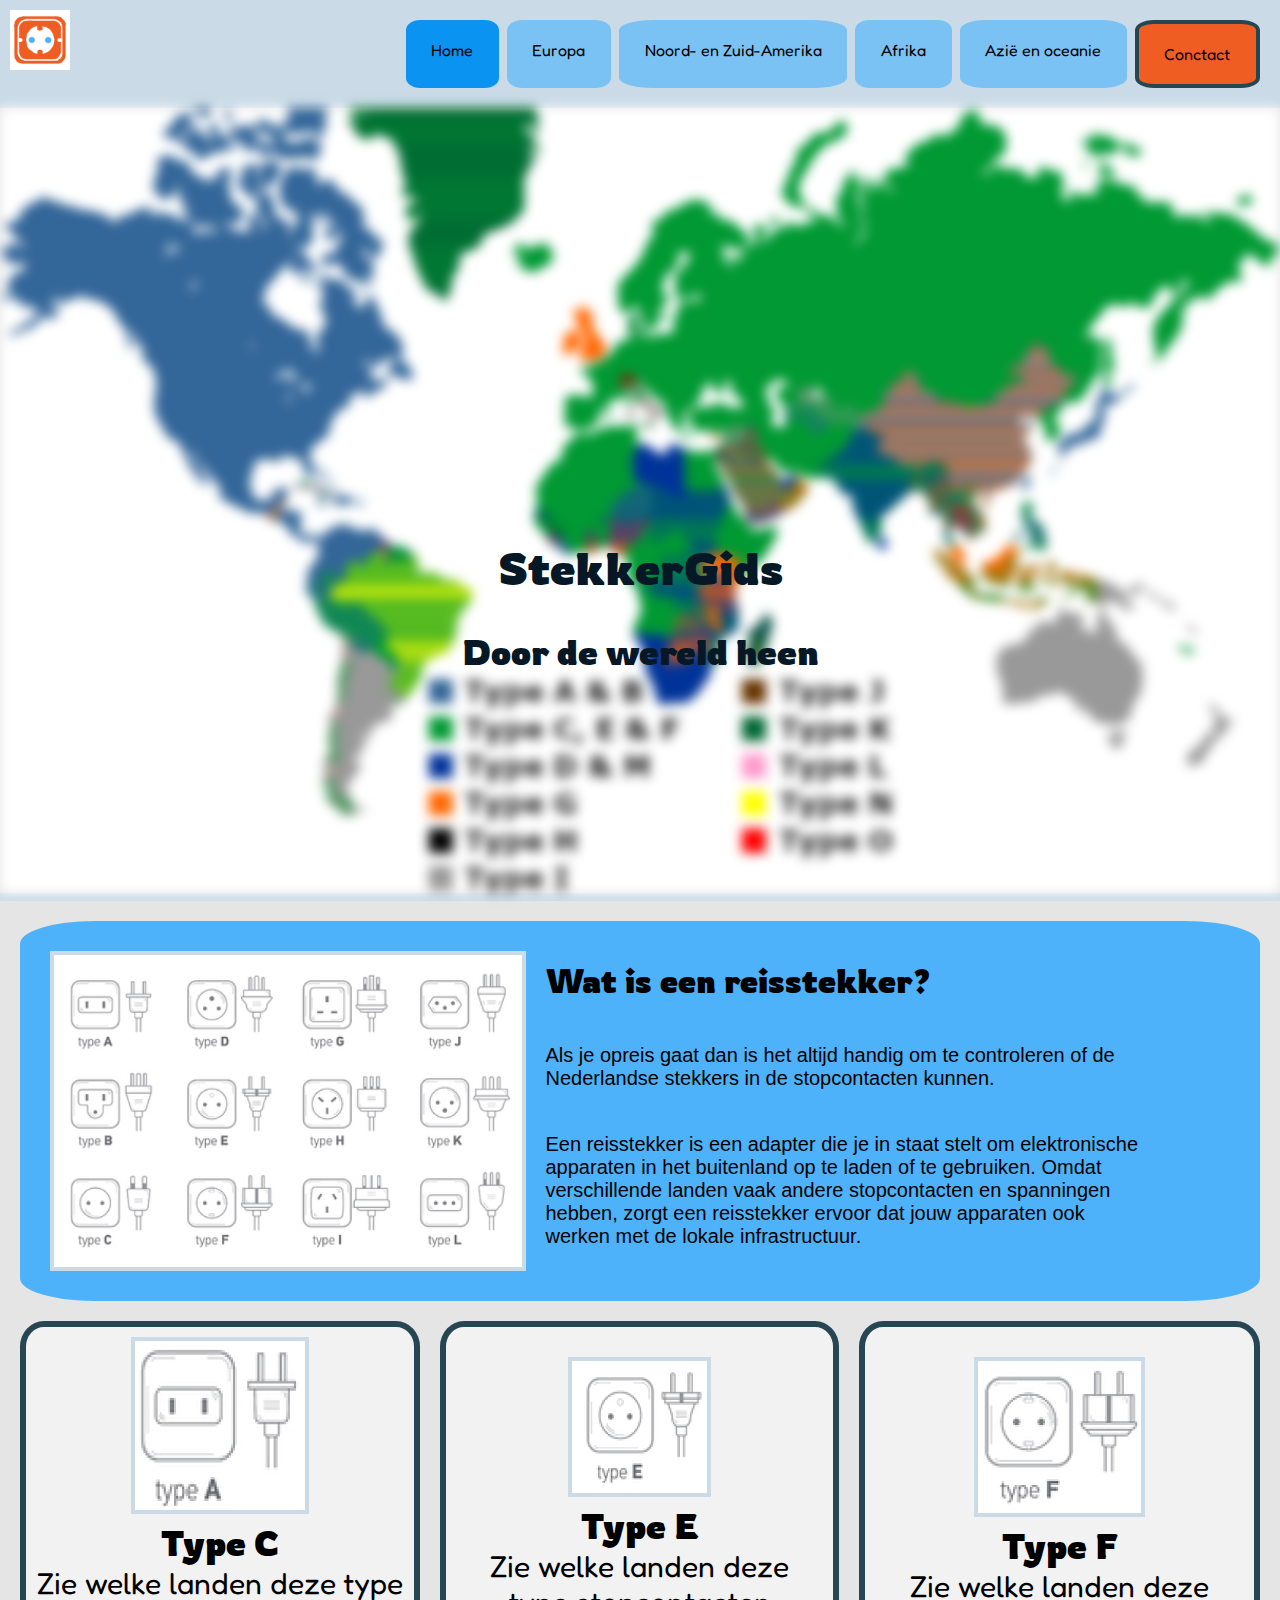
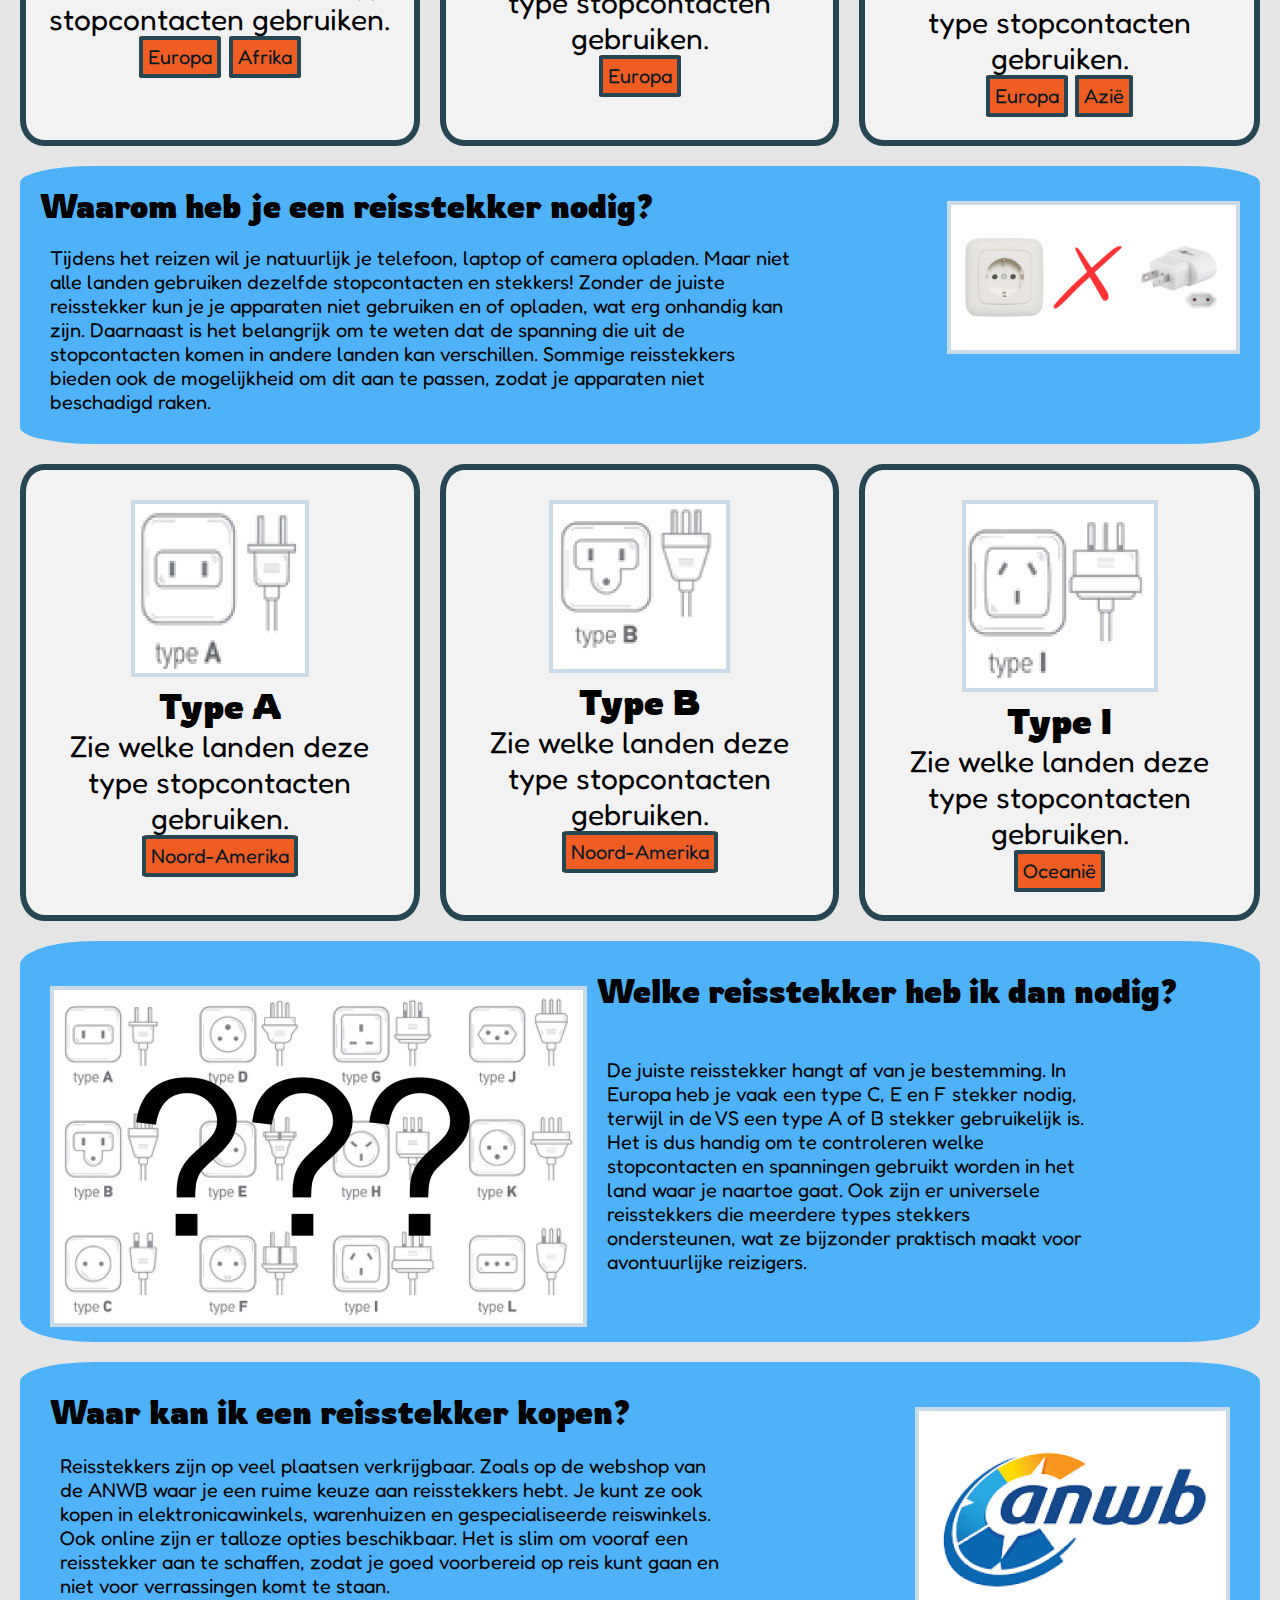
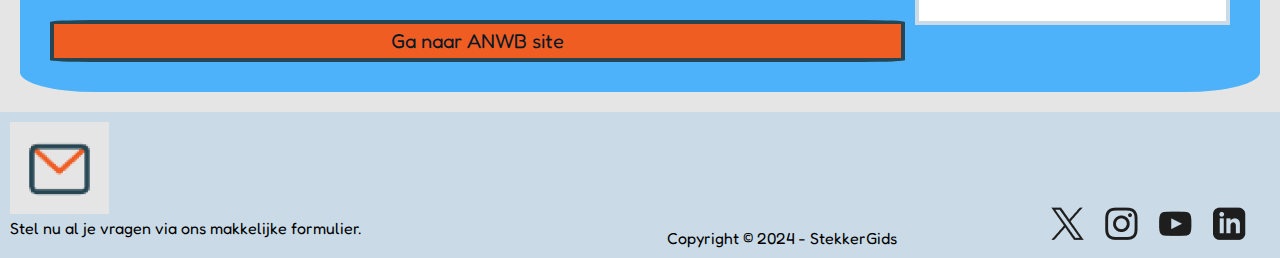
<file: index.html>
<!DOCTYPE html>
<html lang="en">
    <head>
        <meta charset="UTF-8">

        <meta name="Keywords" content="Reisstekkers, Reisigers, Informatie, Stekkers, Handig"/>
        <meta name="description" content="Vindt hier de reisstekker die jij nodig heb voor je reis."/>
        <link rel="stylesheet" href="css/opmaak.css"/>

        <meta name="author" content="Bas Raadsveld"/>

        <title>StekkerGids Home</title>
    </head>

    <body>
        <input type="checkbox" id="menu-toggle">
        <section class="navBalkMobile"><!-- voor de navbalk op mobile -->
            <a href="../Website_Reisstekkers_v1/index.html" class="navBalkImg">    
                <img src="img/Logo_Kleur.png" alt="Hero_image" title="Hero van de website met twee stekker op de afbeelding.">
            </a>
            <label for="menu-toggle" class="hamburger">
                <!--3 hamburger-->
                <span></span>
                <span></span>
                <span></span>
            </label>
        </section>

        <!--this the the menu that will show when clicked-->
        <nav class="menu">
            <a href="../Website_Reisstekkers_v1/index.html" class="navBalkImg">    
                <img src="img/Logo_Kleur.png" alt="Hero_image" title="Hero van de website met twee stekker op de afbeelding.">
            </a>
            <ul id="navLinks">
                <li id="li1" class="current"><a href="index.html">Home</a></li>
                <li id="li2" class="notCurrent"><a href="europa.html">Europa</a></li>
                <li id="li3" class="notCurrent"><a href="amerika.html">Noord- en Zuid-Amerika</a></li>
                <li id="li4" class="notCurrent"><a href="afrika.html">Afrika</a></li>
                <li id="li5" class="notCurrent"><a href="azieoceanie.html">Azië en oceanie</a></li>
                <li id="li6" ><a href="contact.html">Conctact</a></li>
            </ul>
        </nav>


        <header id="Header_Hero">
            <!-- Hero img -->
            <img src="img/worldMap.png"  title="Afbeelding van " alt="header img"/> <!-- de slash achter de img is belankgrijk -->
            <!-- Hero text in h1 -->
            <p class="hero-title">StekkerGids</p>
            <p class="hero-subtitle">Door de wereld heen</p>
        </header>

        <main class="gridContainerHome">
            <article id="Main_StartArticle">
                <!-- Info article -->
                <h1>
                    Wat is een reisstekker&#63;
                </h1>
                <p id="MainP1">
                    Als je opreis gaat dan is het altijd handig om te controleren of de Nederlandse stekkers in de stopcontacten kunnen.
                </p>
                <p id="MainP2">
                    Een reisstekker is een adapter die je in staat stelt om elektronische apparaten in het buitenland op te laden of te gebruiken. 
                    Omdat verschillende landen vaak andere stopcontacten en spanningen hebben, 
                    zorgt een reisstekker ervoor dat jouw apparaten ook werken met de lokale infrastructuur.
                </p>
                <!-- Img links naast de tekst -->
                <img src="img/alleType.png"  title="Alle type stekkers die er op de wereld zijn" alt="Elke type stopcontact die er op de wereld is."/> 
            </article>

            <article id="Main_Article1" class="homePage">
                <!-- Img -->
                <img src="img/typeA.png"  title="Stekker type A" alt="Afbeelding van Type A stopcontact"/>
                <!-- Title in h3 -->
                <h3>
                    Type C
                </h3>
                <!-- Tekst -->
                <p id="Article1P">
                    Zie welke landen deze type stopcontacten gebruiken. 
                </p>
                <a href="europa.html" class="Knop">Europa</a>
                <a href="afrika.html" class="Knop">Afrika</a>
            </article>

            <article id="Main_Article2" class="homePage">
                <!-- Img -->
                <img src="img/typeE.png"  title="Stekker type F" alt="Afbeelding van Type F stopcontact"/>
                <!-- Title in h3 -->
                <h3>
                    Type E
                </h3>
                <p>
                    Zie welke landen deze type stopcontacten gebruiken. 
                </p>
                <a href="europa.html" class="Knop">Europa</a>
            </article>

            <article id="Main_Article3" class="homePage">
                <!-- Img -->
                <img src="img/typeF.png"  title="Stekker type F" alt="Afbeelding van Type F stopcontact"/>
                <h3>
                    Type F
                </h3>
                <!-- Tekst -->
                <p>
                    Zie welke landen deze type stopcontacten gebruiken. 
                </p>
                <a href="europa.html" class="Knop">Europa</a>
                <a href="azieoceanie.html" class="Knop">Azië</a>

            </article>

            <article id="Main_Article4">
                <!-- Img -->
                <img src="img/waaromReisstekkers.png"  title="Verkeerde stekker in stopcontact" alt="Afbeelding stopcontact type C met een type A stekker."/>
                <!-- Title in h3 -->
                <h3>
                    Waarom heb je een reisstekker nodig&#63;
                </h3>
                <!-- Tekst -->
                <p>
                    Tijdens het reizen wil je natuurlijk je telefoon, laptop of camera opladen. Maar niet alle landen gebruiken dezelfde stopcontacten en stekkers&#33; 
                    Zonder de juiste reisstekker kun je je apparaten niet gebruiken en of opladen, wat erg onhandig kan zijn. 
                    Daarnaast is het belangrijk om te weten dat de spanning die uit de stopcontacten komen in andere landen kan verschillen. 
                    Sommige reisstekkers bieden ook de mogelijkheid om dit aan te passen, zodat je apparaten niet beschadigd raken.
                </p>
            </article>

            <article id="Main_Article5" class="homePage">
                <!-- Img -->
                <img src="img/typeA.png"  title="Stekker type A" alt="Afbeelding van Type A stopcontact"/>
                <!-- Title in h3 -->
                <h3>
                    Type A
                </h3>
                <p>
                    Zie welke landen deze type stopcontacten gebruiken. 
                </p>
                <a href="amerika.html" class="Knop">Noord-Amerika</a>
            </article>

            <article id="Main_Article6" class="homePage">
                <!-- Img -->
                <img src="img/typeB.png"  title="Stekker type B" alt="Afbeelding van Type B stopcontact"/>
                <!-- Title in h3 -->
                <h3>
                    Type B
                </h3>
                <p>
                    Zie welke landen deze type stopcontacten gebruiken. 
                </p>
                <a href="amerika.html" class="Knop">Noord-Amerika</a>
            </article>

            <article id="Main_Article7" class="homePage">
                <!-- Img -->
                <img src="img/typeI.png"  title="Stekker type I" alt="Afbeelding van Type I stopcontact"/>
                <!-- Title in h3 -->
                <h3>
                    Type I
                </h3>
                <p>
                    Zie welke landen deze type stopcontacten gebruiken. 
                </p>
                <a href="azieoceanie.html" class="Knop">Oceanië</a>
            </article>

            <article id="Main_Article8">
                <!-- Img -->
                <img src="img/welkeStekker.png"  title="Stopcontacten met vraagtekens" alt="Afbeelding met alle type stopcontacten met drie vraagtekens ervoor."/>
                <!-- Title in h3 -->
                <h3>
                    Welke reisstekker heb ik dan nodig&#63;
                </h3>
                <p>
                    De juiste reisstekker hangt af van je bestemming. In Europa heb je vaak een type C, E en F stekker nodig, 
                    terwijl in de VS een type A of B stekker gebruikelijk is. Het is dus handig om te controleren welke stopcontacten en spanningen 
                    gebruikt worden in het land waar je naartoe gaat. Ook zijn er universele reisstekkers die meerdere types stekkers ondersteunen, 
                    wat ze bijzonder praktisch maakt voor avontuurlijke reizigers.
                </p>
            </article>

            <article id="Main_Article9">
                <img src="img/ANWB_logo.png"  title="ANWB" alt="Afbeelding van het ANWB logo."/>
                <h3>
                    Waar kan ik een reisstekker kopen?
                </h3>
                <p id="Article9P">
                    Reisstekkers zijn op veel plaatsen verkrijgbaar. Zoals op de webshop van de ANWB waar je een ruime  keuze aan reisstekkers hebt. 
                    Je kunt ze ook kopen in elektronicawinkels, warenhuizen en gespecialiseerde reiswinkels. Ook online zijn er talloze opties beschikbaar. 
                    Het is slim om vooraf een reisstekker aan te schaffen, zodat je goed voorbereid op reis kunt gaan en niet voor verrassingen komt te staan. 
                </p>
                <a href="https://www.anwb.nl/webwinkel/zoeken?q=reisstekkers&sortering=nieuwe+collectie" class="Knop">Ga naar ANWB site</a>
            </article>
        </main>

        <footer>
            <!-- Links -->
            <figure>
                <img src="img/footer_contact.png"  title="Footer Brief" alt="Afbeelding van een brief." id="FooterIMG1"/>
                <figcaption id="FooterP1">Stel nu al je vragen via ons makkelijke formulier.</figcaption>
            </figure>
            <!-- Midden -->
            <p id="FooterP2">
                Copyright &copy; 2024 &#45; StekkerGids <!-- &#45; = minnetje -->
            </p>
            <!-- Rechts -->
            <img src="img/socialMedi.png"  title="Sociale media" alt="Logo's van X, instagram, YouTube en linkin" id="FooterIMG2"/> 
        </footer>
    </body>
</html>
</file>
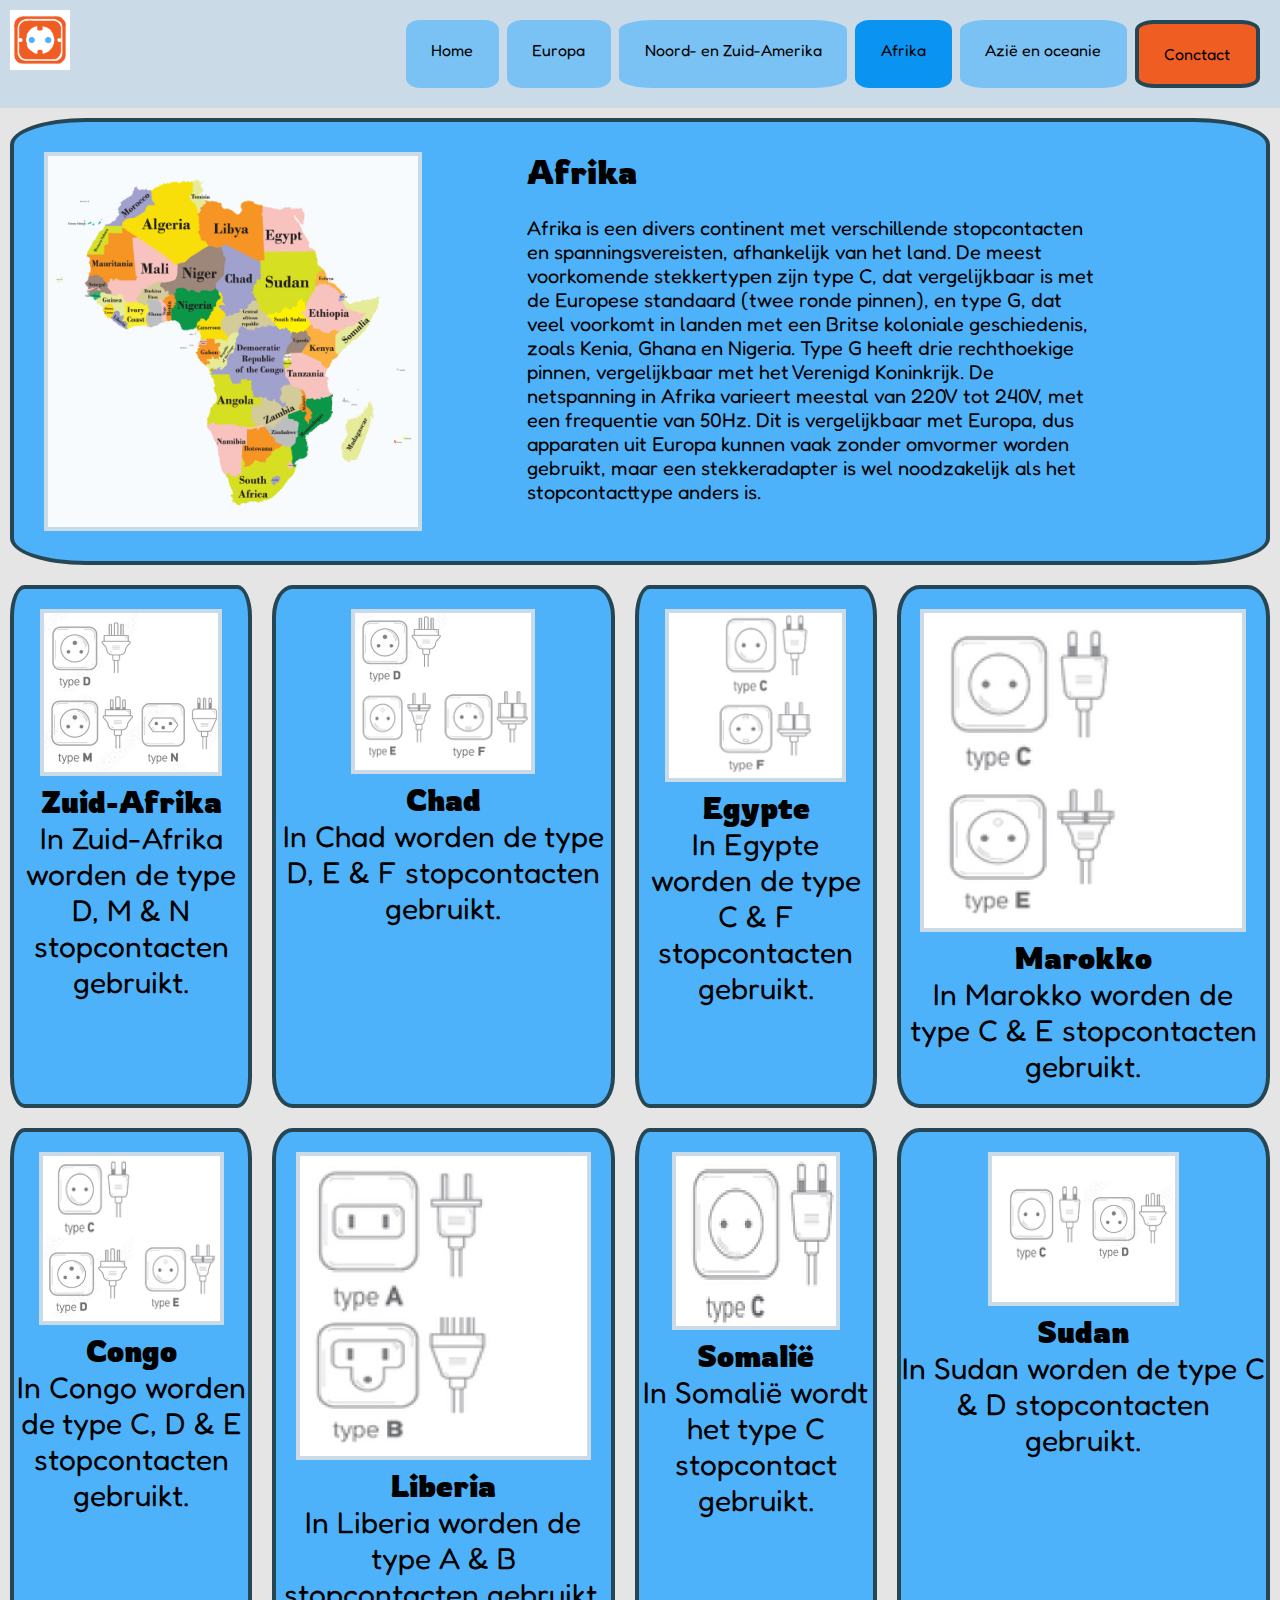
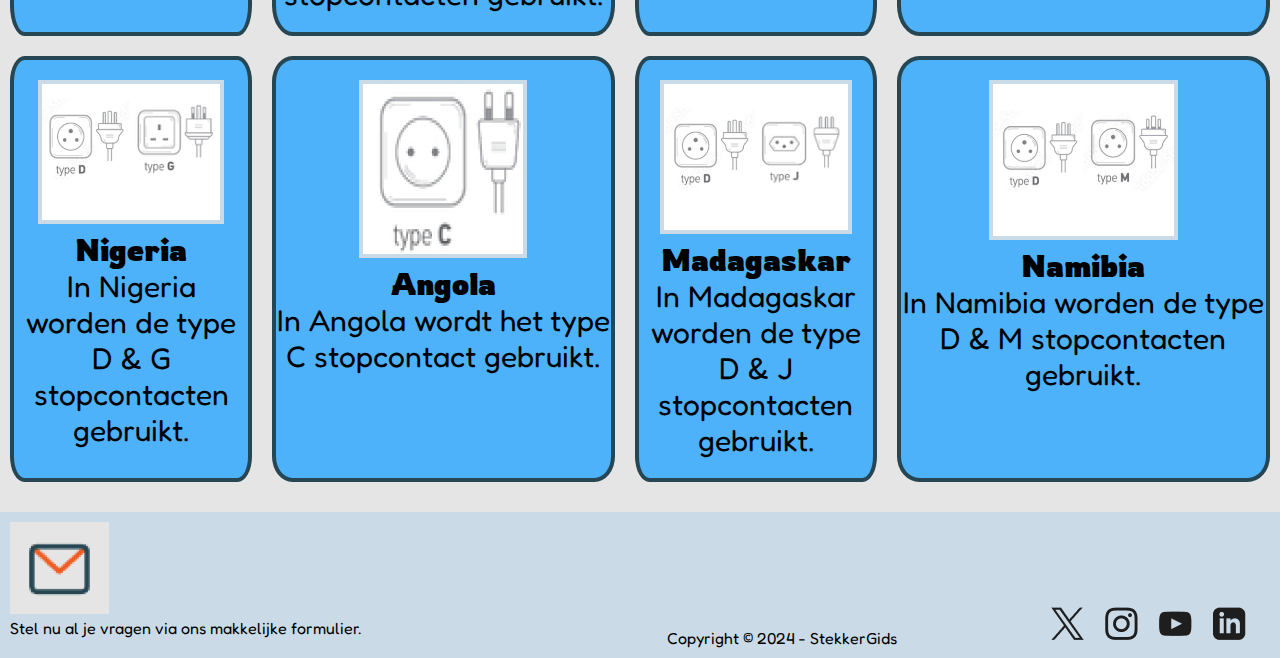
<file: afrika.html>
<!DOCTYPE html>
<html lang="en">
    <head>
        <meta charset="UTF-8">

        <meta name="Keywords" content="Reisstekkers, Reisigers, Informatie, Stekkers, Handig"/>
        <meta name="description" content="Vindt hier de reisstekker die jij nodig heb voor je reis."/>
        <link rel="stylesheet" href="css/opmaak.css"/>

        <meta name="author" content="Bas Raadsveld"/>

        <title>StekkerGids Afrika</title>
    </head>

    <body>
        <input type="checkbox" id="menu-toggle">
        <section class="navBalkMobile"><!-- voor de navbalk op mobile -->
            <a href="../Website_Reisstekkers_v1/index.html" class="navBalkImg">    
                <img src="img/Logo_Kleur.png" alt="Hero_image" title="Hero van de website, met twee stekker op de afbeelding.">
            </a>
            <label for="menu-toggle" class="hamburger">
                <!--3 hamburger -->
                <span></span>
                <span></span>
                <span></span>
            </label>
        </section>

        <!--this the the menu that will show when clicked-->
        <nav class="menu">
            <!-- logo hier -->
            <a href="../Website_Reisstekkers_v1/index.html" class="navBalkImg">    
                <img src="img/Logo_Kleur.png" alt="Hero_image" title="Hero van de website, met twee stekker op de afbeelding.">
            </a>
            <ul id="navLinks">
                <li id="li1" class="notCurrent"><a href="index.html">Home</a></li>
                <li id="li2" class="notCurrent"><a href="europa.html">Europa</a></li>
                <li id="li3" class="notCurrent"><a href="amerika.html">Noord- en Zuid-Amerika</a></li>
                <li id="li4" class="current"><a href="afrika.html">Afrika</a></li>
                <li id="li5" class="notCurrent"><a href="azieoceanie.html">Azië en oceanie</a></li>
                <li id="li6" ><a href="contact.html">Conctact</a></li>
            </ul>
        </nav>

        <main class="gridContainerDetail">
            <article class="startArticle">
                <!-- Info article -->
                <h3>
                    Afrika
                </h3>
                <p>
                    Afrika is een divers continent met verschillende stopcontacten en spanningsvereisten, afhankelijk van het land. 
                    De meest voorkomende stekkertypen zijn type C, dat vergelijkbaar is met de Europese standaard (twee ronde pinnen), 
                    en type G, dat veel voorkomt in landen met een Britse koloniale geschiedenis, zoals Kenia, Ghana en Nigeria. Type G heeft 
                    drie rechthoekige pinnen, vergelijkbaar met het Verenigd Koninkrijk. De netspanning in Afrika varieert meestal van 220V tot 
                    240V, met een frequentie van 50Hz. Dit is vergelijkbaar met Europa, dus apparaten uit Europa kunnen vaak zonder omvormer 
                    worden gebruikt, maar een stekkeradapter is wel noodzakelijk als het stopcontacttype anders is.
                </p>
                <img src="img/afrika.png"  title="Afrika kaart" alt="Een gekleurde kaart van Afrika."/>
            </article>

            <article id="article1">
                <img src="img/typeDMN_zuidAfrika.png"  title="Type D, M en N" alt="Afbeelding van stopcontacten"/>
                <h4>
                    Zuid-Afrika
                </h4>
                <p>
                    In Zuid-Afrika worden de type D, M &amp; N stopcontacten gebruikt. 
                </p>
            </article>
            <article id="article2">
                <img src="img/typeDEF_chad.png"  title="Type D, E en F" alt="Afbeelding van stopcontacten"/>
                <h4>
                    Chad
                </h4>
                <p>
                    In Chad worden de type D, E &amp; F stopcontacten gebruikt.           
                </p>
            </article>
            <article id="article3">
                <img src="img/typeCF_egypte.png" title="Type C en F" alt="Afbeelding van stopcontacten"/>
                <h4>
                    Egypte
                </h4>
                <p>
                    In Egypte worden de type C &amp; F stopcontacten gebruikt. 
                </p>
            </article>
            <article id="article4">
                <img src="img/typeCE.png"  title="Type C en E" alt="Afbeelding van stopcontacten"/>
                <h4>
                    Marokko
                </h4>
                <p>
                    In Marokko worden de type C &amp; E stopcontacten gebruikt. 
                </p>
            </article>
            <article id="article5">
                <img src="img/typeCDE_congo.png"  title="Type C, D en E" alt="Afbeelding van stopcontacten"/>
                <h4>
                    Congo
                </h4>
                <p>
                    In Congo worden de type C, D &amp; E stopcontacten gebruikt.  
                </p>
            </article>
            <article id="article6">
                <img src="img/typeAB.png"  title="Type A en B" alt="Afbeelding van stopcontacten"/>
                <h4>
                    Liberia
                </h4>
                <p>
                    In Liberia worden de type A &amp; B stopcontacten gebruikt.  
                </p>
            </article>
            <article id="article7">
                <img src="img/typeC.png"  title="Type C" alt="Afbeelding van het stopcontact C"/>
                <h4>
                    Somalië
                </h4>
                <p>
                    In Somalië wordt het type C stopcontact gebruikt. 
                </p>
            </article>
            <article id="article8">
                <img src="img/typeCD_sudan.png"  title="Type C en D" alt="Afbeelding van stopcontacten"/>
                <h4>
                    Sudan
                </h4>
                <p>
                    In Sudan worden de type C &amp; D stopcontacten gebruikt. 
                </p>
            </article>
            <article id="article9">
                <img src="img/typeDG_nigeria.png"  title="Type D en G" alt="Afbeelding van stopcontacten"/>
                <h4>
                    Nigeria
                </h4>
                <p>
                    In Nigeria worden de type D &amp; G stopcontacten gebruikt. 
                </p>
            </article>
            <article id="article10">
                <img src="img/typeC.png"  title="Type C" alt="Afbeelding van het stopcontact C"/>
                <h4>
                    Angola
                </h4>
                <p>
                    In Angola wordt het type C stopcontact gebruikt.  
                </p>
            </article>
            <article id="article11">
                <img src="img/typeDJ_madagaskar.png"  title="Type D en J" alt="Afbeelding van de stopcontacten D en J"/>
                <h4>
                    Madagaskar
                </h4>
                <p>
                    In Madagaskar worden de type D &amp; J stopcontacten gebruikt.  
                </p>
            </article>
            <article id="article12">
                <img src="img/typeDM_namibia.png"  title="Type D en M" alt="Afbeelding van stopcontacten"/>
                <h4>
                    Namibia
                </h4>
                <p>
                    In Namibia worden de type D &amp; M stopcontacten gebruikt. 
                </p>
            </article>
            <section id="articleBuffer">
                <!-- Buffer -->
            </section>
        </main>

        <footer>
            <!-- Links -->
            <figure>
                <img src="img/footer_contact.png"  title="Footer Brief" alt="Afbeelding van een brief." id="FooterIMG1"/>
                <figcaption id="FooterP1">Stel nu al je vragen via ons makkelijke formulier.</figcaption>
            </figure>
            <!-- Midden -->
            <p id="FooterP2">
                Copyright &copy; 2024 &#45; StekkerGids <!-- &#45; = minnetje -->
            </p>
            <!-- Rechts -->
            <img src="img/socialMedi.png"  title="Sociale media" alt="Logo's van X, instagram, YouTube en linkin" id="FooterIMG2"/>  
        </footer>
    </body>
</html>
</file>
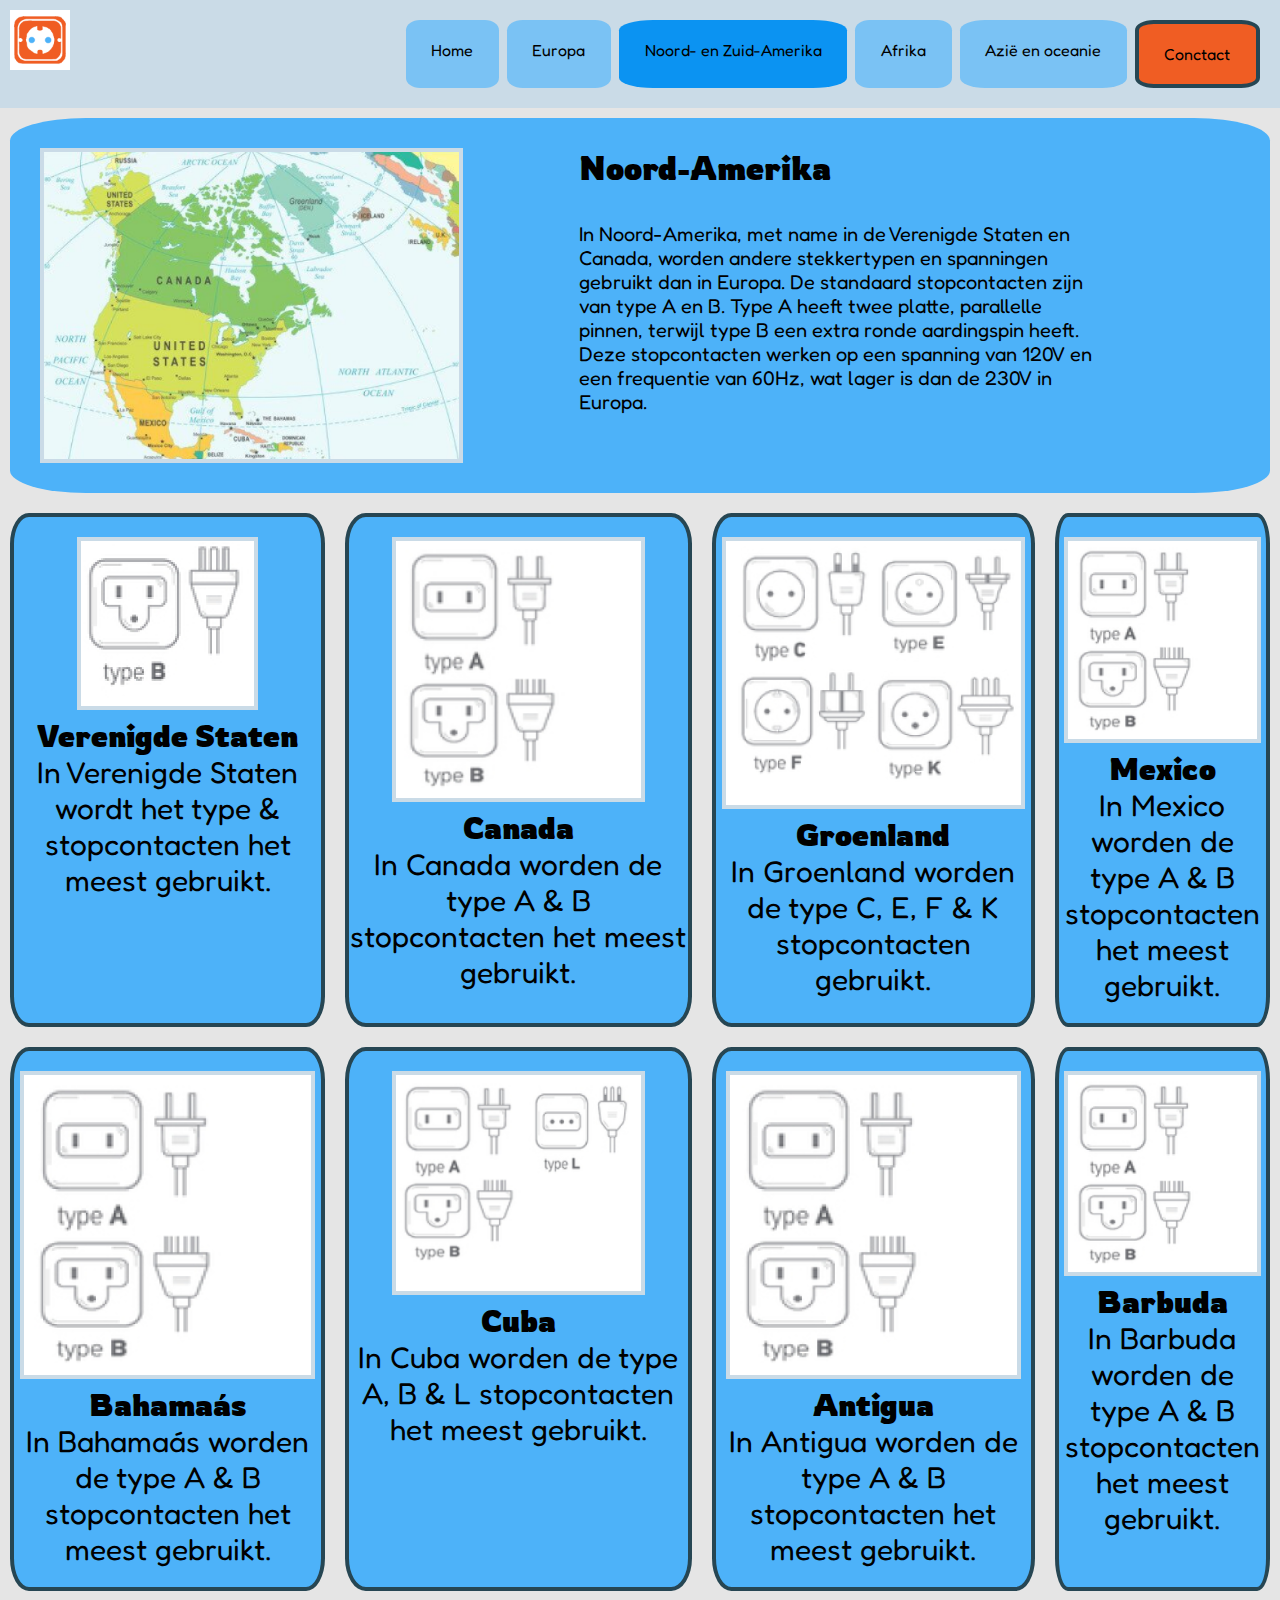
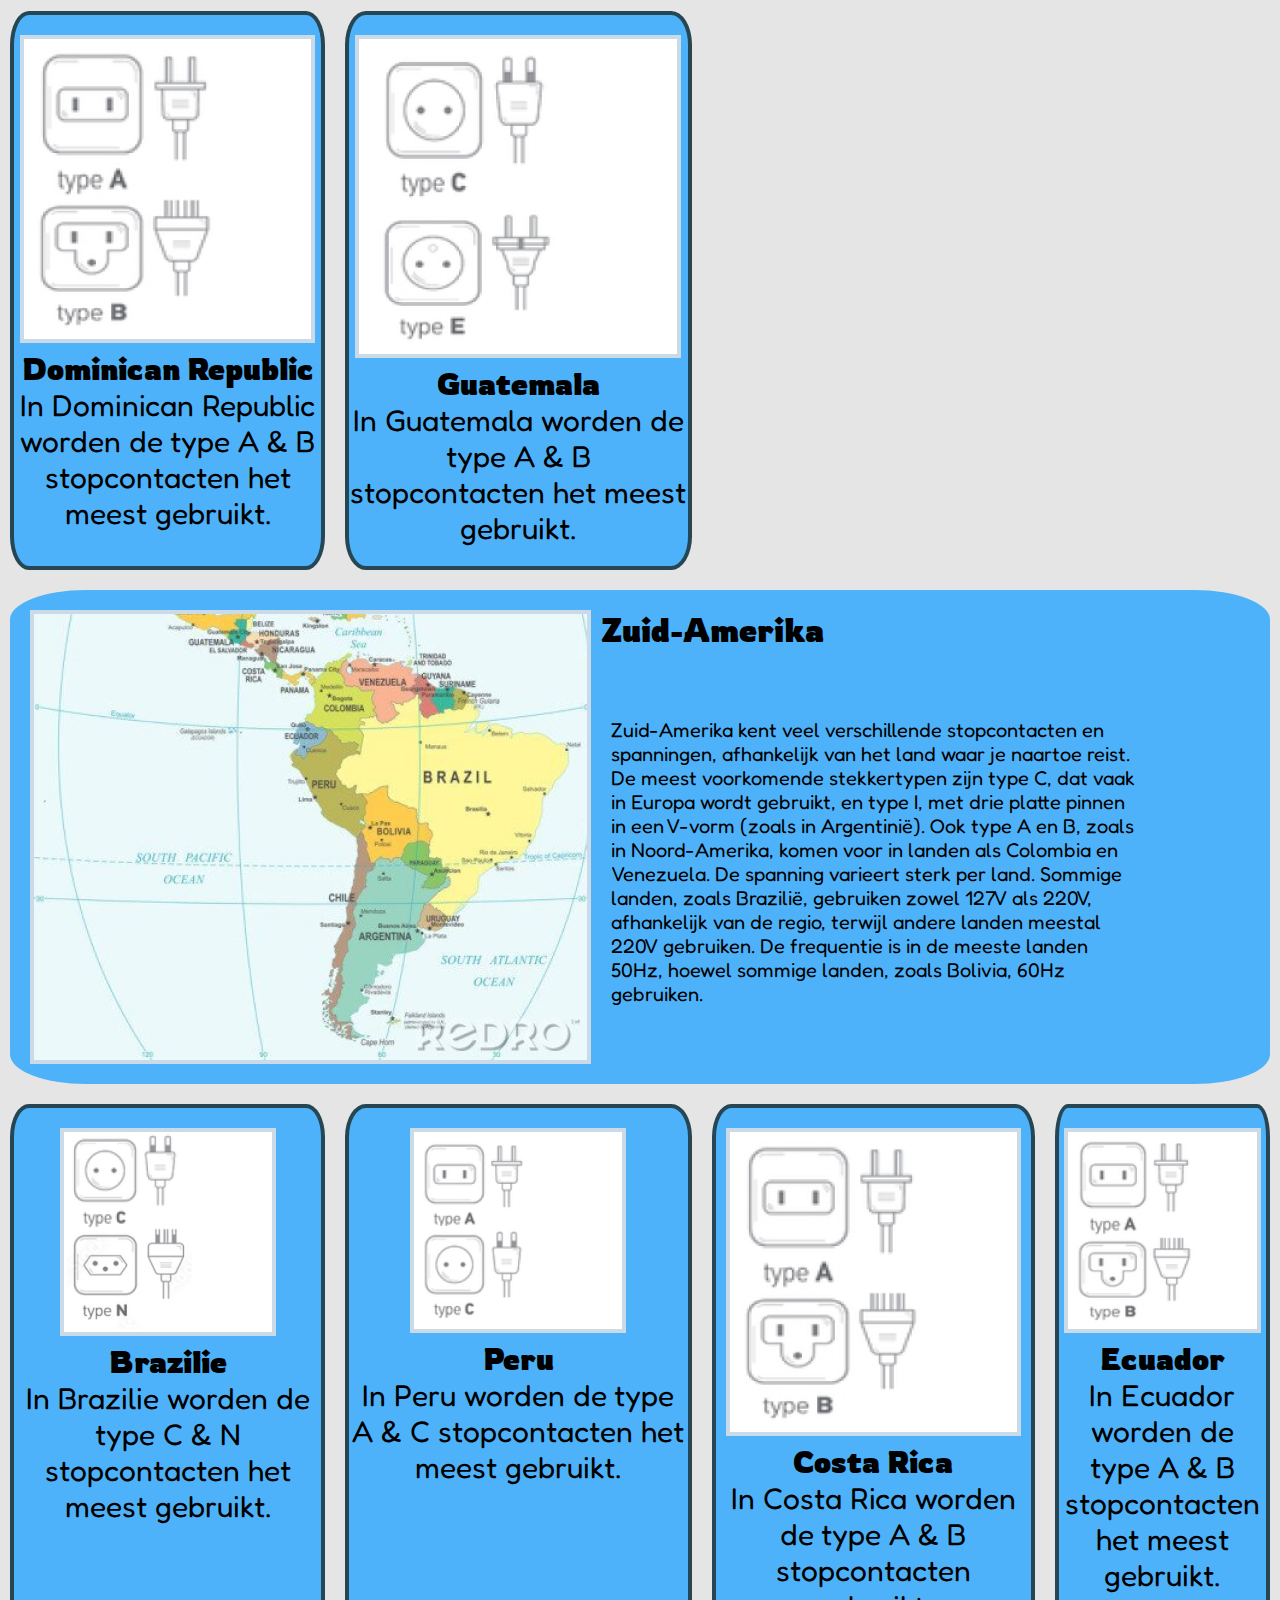
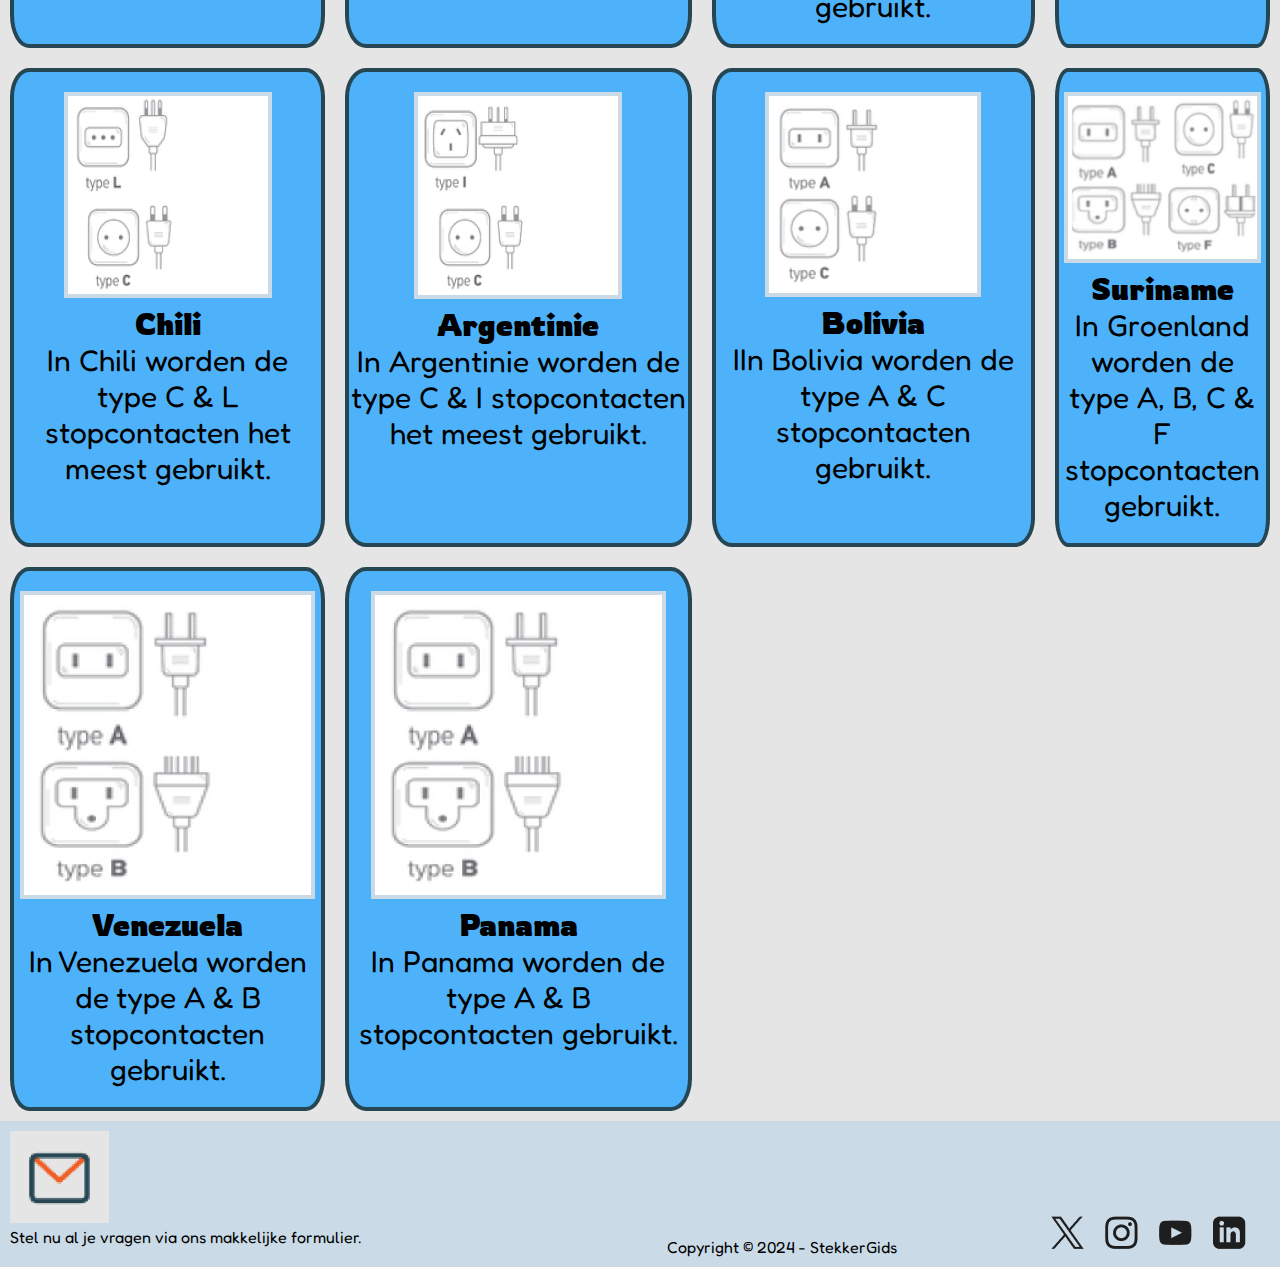
<file: amerika.html>
<!DOCTYPE html>
<html lang="en">
    <head>
        <meta charset="UTF-8">

        <meta name="Keywords" content="Reisstekkers, Reisigers, Informatie, Stekkers, Handig"/>
        <meta name="description" content="Vindt hier de reisstekker die jij nodig heb voor je reis."/>
        <link rel="stylesheet" href="css/opmaak.css"/>

        <meta name="author" content="Bas Raadsveld"/>

        <title>StekkerGids Amerika</title>
    </head>

    <body>
        <input type="checkbox" id="menu-toggle">
        <section class="navBalkMobile"><!-- voor de navbalk op mobile -->
            <a href="../Website_Reisstekkers_v1/index.html" class="navBalkImg">    
                <img src="img/Logo_Kleur.png" alt="Hero_image" title="Hero van de website, met twee stekker op de afbeelding.">
            </a>
            <label for="menu-toggle" class="hamburger">
                <!--3 hamburger-->
                <span></span>
                <span></span>
                <span></span>
            </label>
        </section>

        <!--this the the menu that will show when clicked-->
        <nav class="menu">
            <!-- logo hier -->
            <a href="../Website_Reisstekkers_v1/index.html" class="navBalkImg">    
                <img src="img/Logo_Kleur.png" alt="Hero_image" title="Hero van de website, met twee stekker op de afbeelding.">
            </a>
            <ul id="navLinks">
                <li id="li1" class="notCurrent"><a href="index.html">Home</a></li>
                <li id="li2" class="notCurrent"><a href="europa.html">Europa</a></li>
                <li id="li3" class="current"><a href="amerika.html">Noord- en Zuid-Amerika</a></li>
                <li id="li4" class="notCurrent"><a href="afrika.html">Afrika</a></li>
                <li id="li5" class="notCurrent"><a href="azieoceanie.html">Azië en oceanie</a></li>
                <li id="li6" ><a href="contact.html">Conctact</a></li>
            </ul>
        </nav>

        <main class="gridContainerDetail2">
            <article class="startArticle">
                <!-- Info article -->
                <h3>
                    Noord-Amerika
                </h3>
                <p>
                    In Noord-Amerika, met name in de Verenigde Staten en Canada, worden andere stekkertypen en spanningen gebruikt dan in Europa. 
                    De standaard stopcontacten zijn van type A en B. Type A heeft twee platte, parallelle pinnen, terwijl type B een extra 
                    ronde aardingspin heeft. Deze stopcontacten werken op een spanning van 120V en een frequentie van 60Hz, wat lager is dan de 
                    230V in Europa.
                </p>
                <img src="img/noordAmerika.png"  title="Noord-Amerika" alt="Een gekleurde kaart van Noord-Amerika."/>
            </article>

            <article id="article1">
                <img src="img/typeB.png"  title="Type CB" alt="Afbeelding van het stopcontact B"/>
                <h4>
                    Verenigde Staten
                </h4>
                <p>
                    In Verenigde Staten wordt het type &amp; stopcontacten het meest gebruikt.             
                </p>
            </article>
            <article id="article2" class="canada">
                <img src="img/typeAB.png"  title="Type A en B" alt="Afbeelding van stopcontacten A en B"/>
                <h4>
                    Canada
                </h4>
                <p>
                    In Canada worden de type A &amp; B stopcontacten het meest gebruikt. 
                </p>
            </article>
            <article id="article3">
                <img src="img/typeCEFK_groenland.png"  title="Type C, E, F & K" alt="Afbeelding van de stopcontacten C, E, F en K"/>
                <h4>
                    Groenland
                </h4>
                <p>
                    In Groenland worden de type C, E, F &amp; K stopcontacten gebruikt. 
                </p>
            </article>
            <article id="article4" class="Mexico">
                <img src="img/typeAB.png"  title="Type A en B" alt="Afbeelding van de stopcontacten A en B"/>
                <h4>
                    Mexico
                </h4>
                <p>
                    In Mexico worden de type A &amp; B stopcontacten het meest gebruikt. 
                </p>
            </article>
            <article id="article5">
                <img src="img/typeAB.png"  title="Type A en B" alt="Afbeelding van stopcontact type A en B"/>
                <h4>
                    Bahamaa&#769;s
                </h4>
                <p>
                    In Bahamaa&#769;s worden de type A &amp; B stopcontacten het meest gebruikt.  <!-- a&#769; is een aanhalingsteken --> 
                </p>
            </article>
            <article id="article6" class="cuba">
                <img src="img/typeABL_cuba.png"  title="Type A, B en L" alt="Afbeelding van de stopcontacten A, B en L"/>
                <h4>
                    Cuba
                </h4>
                <p>
                    In Cuba worden de type A, B &amp; L stopcontacten het meest gebruikt.   
                </p>
            </article>
            <article id="article7">
                <img src="img/typeAB.png"  title="Type A en B" alt="Afbeelding van de stopcontacten A en B"/>
                <h4>
                    Antigua
                </h4>
                <p>
                    In Antigua worden de type A &amp; B stopcontacten het meest gebruikt. 
                </p>
            </article>
            <article id="article8" class="Barbuda">
                <img src="img/typeAB.png"  title="Type A en B" alt="Afbeelding van de stopcontacten A en B"/>
                <h4>
                    Barbuda
                </h4>
                <p>
                    In Barbuda worden de type A &amp; B stopcontacten het meest gebruikt.  
                </p>
            </article>
            <article id="article9">
                <img src="img/typeAB.png"  title="Type A en B" alt="Afbeelding van de stopcontacten A en B"/>
                <h4>
                    Dominican Republic
                </h4>
                <p>
                    In Dominican Republic worden de type A &amp; B stopcontacten het meest gebruikt. 
                </p>
            </article>
            <article id="article10">
                <img src="img/typeCE.png"  title="Type C en E" alt="Afbeelding van de stopcontacten C en E"/>
                <h4>
                    Guatemala
                </h4>
                <p>
                    In Guatemala worden de type A &amp; B stopcontacten het meest gebruikt. 
                </p>
            </article>
            <section id="articleBuffer">
                <!-- Buffer, voor witregels -->
            </section>
            <article class="tussenArticle">
                <h3>
                    Zuid-Amerika
                </h3>
                <p>
                    Zuid-Amerika kent veel verschillende stopcontacten en spanningen, afhankelijk van het land waar je naartoe reist. 
                    De meest voorkomende stekkertypen zijn type C, dat vaak in Europa wordt gebruikt, en type I, met drie platte pinnen in een 
                    V-vorm (zoals in Argentinië). Ook type A en B, zoals in Noord-Amerika, komen voor in landen als Colombia en Venezuela. 
                    De spanning varieert sterk per land. Sommige landen, zoals Brazilië, gebruiken zowel 127V als 220V, afhankelijk van de regio, 
                    terwijl andere landen meestal 220V gebruiken. De frequentie is in de meeste landen 50Hz, hoewel sommige landen, zoals Bolivia, 
                    60Hz gebruiken.
                </p>
                <img src="img/zuidAmerika.png"  title="Zuid-Amerika" alt="Een gekleurde kaart van Zuid-Amerika."/>
            </article>

            <article id="article11">
                <img src="img/typeCN_brazillie.png"  title="Type C en N" alt="Afbeelding van de stopcontacten C en N"/>
                <h4>
                    Brazilie
                </h4>
                <p>
                    In Brazilie worden de type C &amp; N stopcontacten het meest gebruikt. 
                </p>
            </article>
            <article id="article12">
                <img src="img/typeAC_peru.png"  title="Type A en C" alt="Afbeelding van de stopcontacten A en C"/>
                <h4>
                    Peru
                </h4>
                <p>
                    In Peru worden de type A &amp; C stopcontacten het meest gebruikt.             
                </p>
            </article>
            <article id="article13">
                <img src="img/typeAB.png"  title="Type A en B" alt="Afbeelding van de stopcontacten A en B"/>
                <h4>
                    Costa Rica
                </h4>
                <p>
                    In Costa Rica worden de type A &amp; B stopcontacten gebruikt. 
                </p>
            </article>
            <article id="article14" class="Ecuador">
                <img src="img/typeAB.png"  title="Type A en B" alt="Afbeelding van de stopcontacten A en B"/>
                <h4>
                    Ecuador
                </h4>
                <p>
                    In Ecuador worden de type A &amp; B stopcontacten het meest gebruikt. 
                </p>
            </article>
            <article id="article15">
                <img src="img/typeCL_chillie.png"  title="Type C en L" alt="Afbeelding van de stopcontacten C en L"/>
                <h4>
                    Chili
                </h4>
                <p>
                    In Chili worden de type C &amp; L stopcontacten het meest gebruikt.  
                </p>
            </article>
            <article id="article16">
                <img src="img/typeCI_argentinie.png"  title="Type C en I" alt="Afbeelding van de stopcontacten C en I"/>
                <h4>
                    Argentinie
                </h4>
                <p>
                    In Argentinie worden de type C &amp; I stopcontacten het meest gebruikt. 
                </p>
            </article>
            <article id="article17">
                <img src="img/typeAC_peru.png"  title="Type A en C" alt="Afbeelding van de stopcontacten A en C"/>
                <h4>
                    Bolivia
                </h4>
                <p>
                    IIn Bolivia worden de type A &amp; C stopcontacten gebruikt. 
                </p>
            </article>
            <article id="article18" class="Suriname">
                <img src="img/typeABCF_surimane.png"  title="Type A, B, C en F" alt="Afbeelding van de stopcontacten A, B, C en F"/>
                <h4>
                    Suriname
                </h4>
                <p>
                    In Groenland worden de type A, B, C &amp; F stopcontacten gebruikt.  
                </p>
            </article>
            <article id="article19">
                <img src="img/typeAB.png"  title="Type A en B" alt="Afbeelding van de stopcontacten A en B"/>
                <h4>
                    Venezuela
                </h4>
                <p>
                    In Venezuela worden de type A &amp; B stopcontacten gebruikt.  
                </p>
            </article>
            <article id="article20">
                <img src="img/typeAB.png"  title="Type C en E" alt="Afbeelding van de stopcontacten C en E"/>
                <h4>
                    Panama
                </h4>
                <p>
                    In Panama worden de type A &amp; B stopcontacten gebruikt.  
                </p>
            </article>
            <section id="articleBuffer2">
                <!-- Buffer, voor witregels -->
            </section>
        </main>

        <footer>
            <!-- Links -->
            <figure>
                <img src="img/footer_contact.png"  title="Footer Brief" alt="Afbeelding van een brief." id="FooterIMG1"/>
                <figcaption id="FooterP1">Stel nu al je vragen via ons makkelijke formulier.</figcaption>
            </figure>
            <!-- Midden -->
            <p id="FooterP2">
                Copyright &copy; 2024 &#45; StekkerGids <!-- &#45; = minnetje -->
            </p>
            <!-- Rechts -->
            <img src="img/socialMedi.png"  title="Sociale media" alt="Logo's van X, instagram, YouTube en linkin" id="FooterIMG2"/> 
        </footer>
    </body>

</html>
</file>
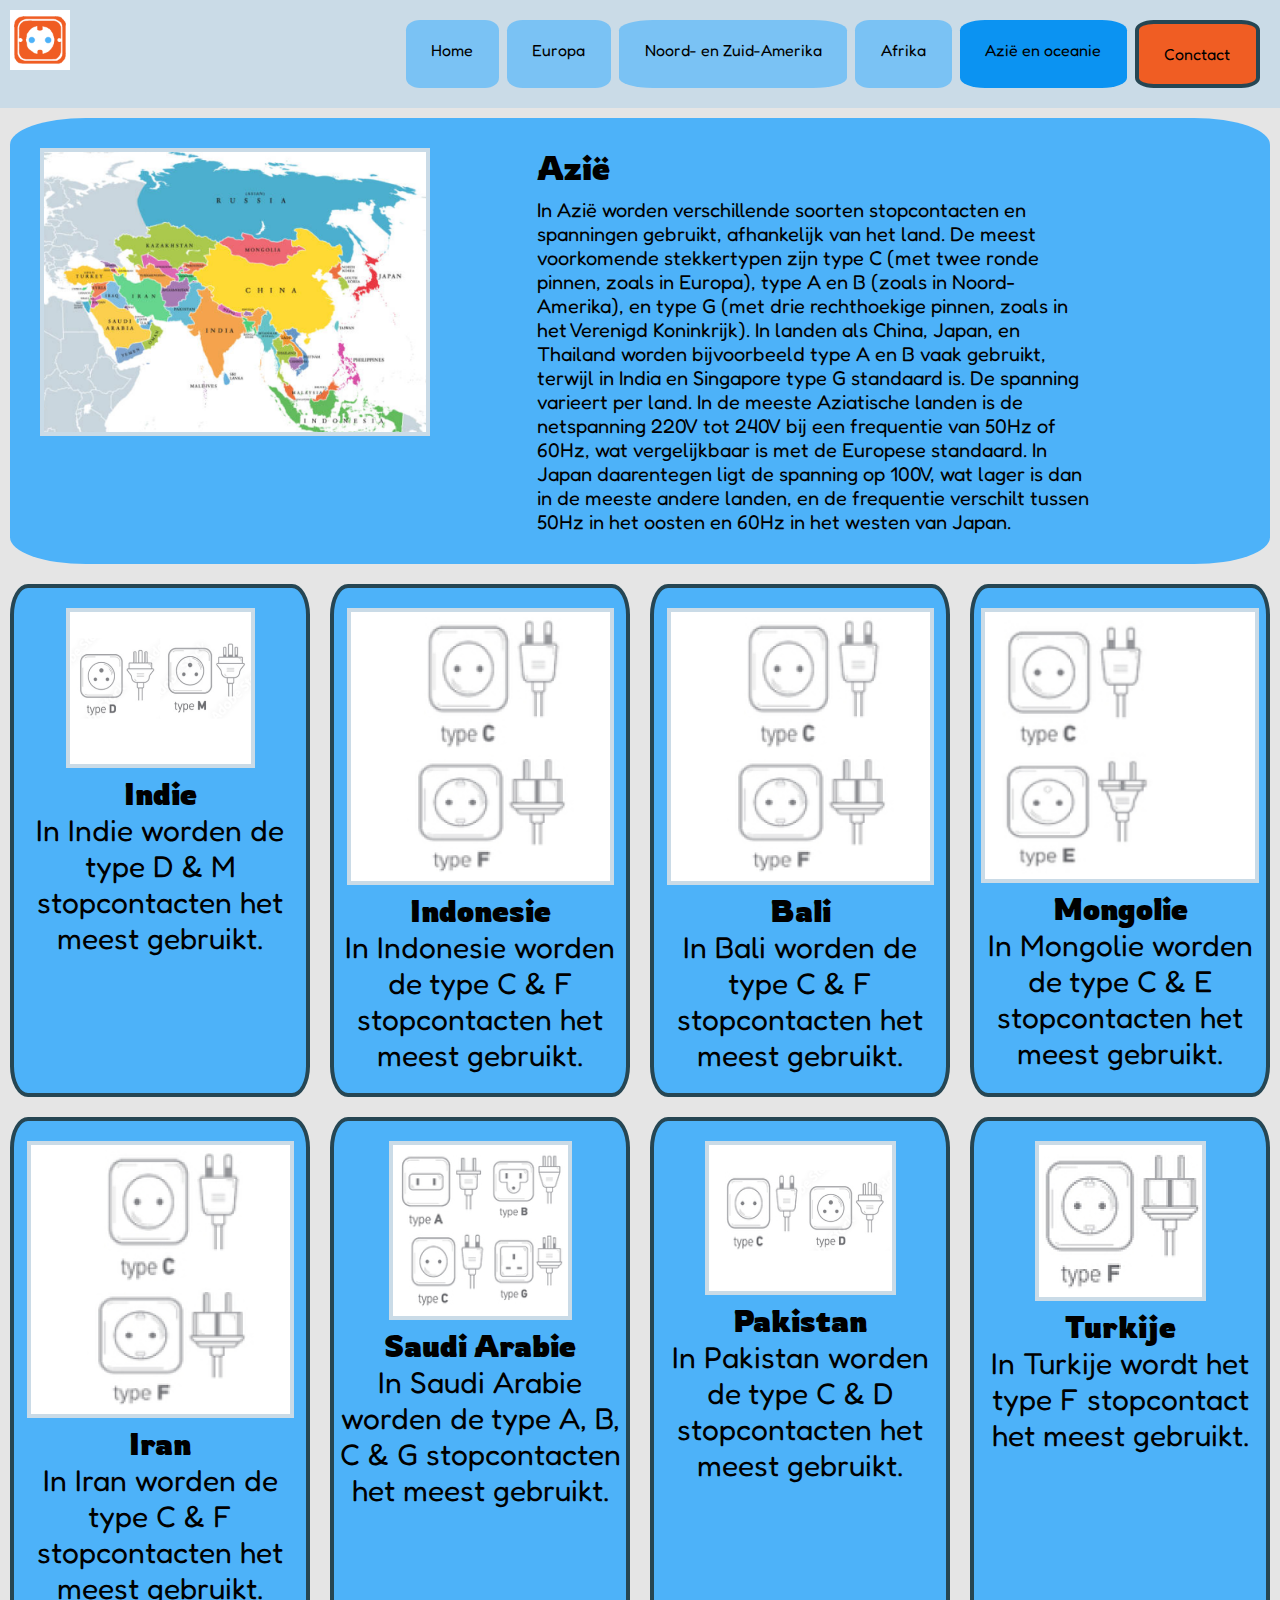
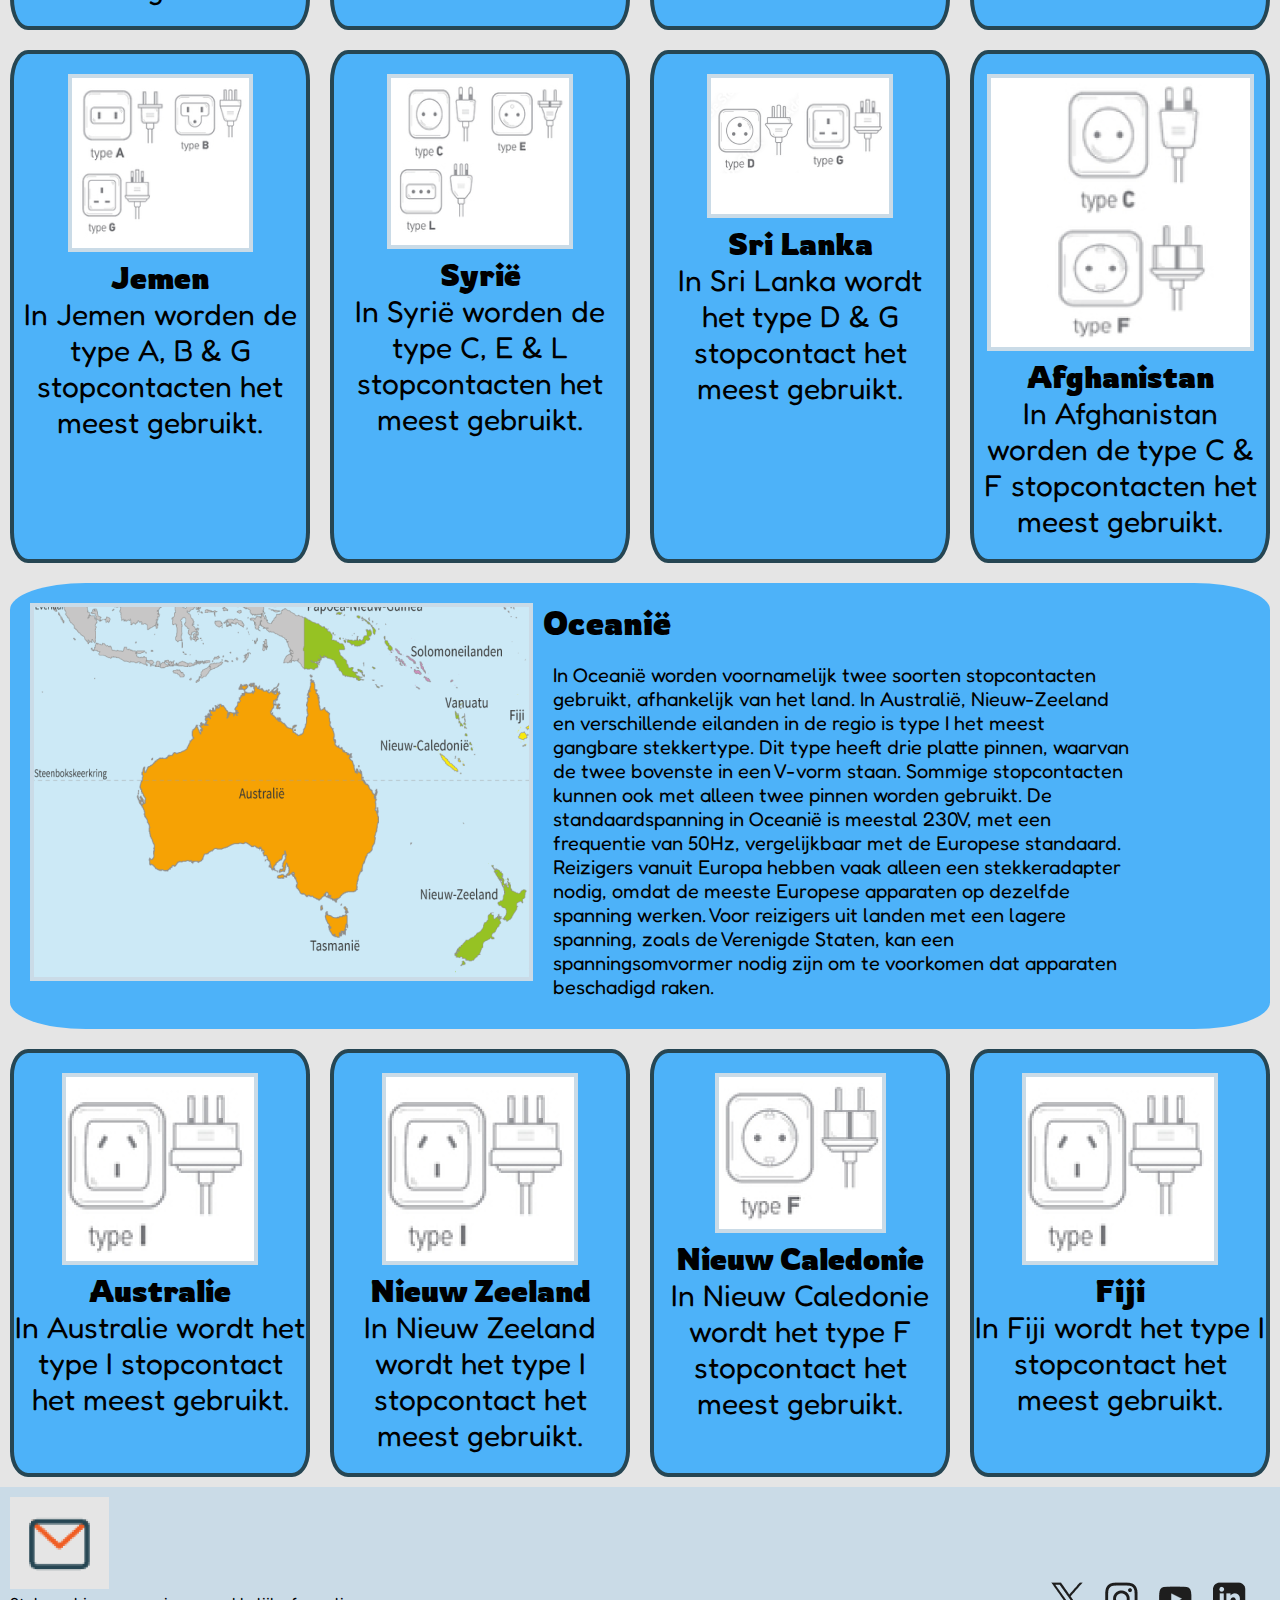
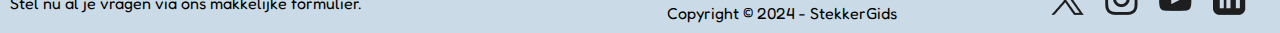
<file: azieoceanie.html>
<!DOCTYPE html>
<html lang="en">
    <head>
        <meta charset="UTF-8">

        <meta name="Keywords" content="Reisstekkers, Reisigers, Informatie, Stekkers, Handig"/>
        <meta name="description" content="Vindt hier de reisstekker die jij nodig heb voor je reis."/>
        <link rel="stylesheet" href="css/opmaak.css"/>

        <meta name="author" content="Bas Raadsveld"/>

        <title>StekkerGids AzieOceanie</title>
    </head>

<body>
    <input type="checkbox" id="menu-toggle">
    <section class="navBalkMobile"><!-- voor de navbalk op mobile -->
        <a href="../Website_Reisstekkers_v1/index.html" class="navBalkImg">    
            <img src="img/Logo_Kleur.png" alt="Hero_image" title="Hero van de website, met twee stekker op de afbeelding.">
        </a>
        <label for="menu-toggle" class="hamburger">
            <!--3 hamburger-->
            <span></span>
            <span></span>
            <span></span>
        </label>
    </section>

    <!--this the the menu that will show when clicked-->
    <nav class="menu">
        <!-- logo hier -->
        <a href="../Website_Reisstekkers_v1/index.html" class="navBalkImg">    
            <img src="img/Logo_Kleur.png" alt="Hero_image" title="Hero van de website, met twee stekker op de afbeelding.">
        </a>
        <ul id="navLinks">
            <li id="li1" class="notCurrent"><a href="index.html">Home</a></li>
            <li id="li2" class="notCurrent"><a href="europa.html">Europa</a></li>
            <li id="li3" class="notCurrent"><a href="amerika.html">Noord- en Zuid-Amerika</a></li>
            <li id="li4" class="notCurrent"><a href="afrika.html">Afrika</a></li>
            <li id="li5" class="current"><a href="azieoceanie.html">Azië en oceanie</a></li>
            <li id="li6" ><a href="contact.html">Conctact</a></li>
        </ul>
    </nav>

    <main class="gridContainerDetail3">
        <article class="startArticle">
            <!-- Info article -->
            <h3>
                Azië
            </h3>
            <p>
                In Azië worden verschillende soorten stopcontacten en spanningen gebruikt, afhankelijk van het land. De meest voorkomende 
                stekkertypen zijn type C (met twee ronde pinnen, zoals in Europa), type A en B (zoals in Noord-Amerika), en type G 
                (met drie rechthoekige pinnen, zoals in het Verenigd Koninkrijk). In landen als China, Japan, en Thailand worden bijvoorbeeld 
                type A en B vaak gebruikt, terwijl in India en Singapore type G standaard is. De spanning varieert per land. In de meeste 
                Aziatische landen is de netspanning 220V tot 240V bij een frequentie van 50Hz of 60Hz, wat vergelijkbaar is met de Europese 
                standaard. In Japan daarentegen ligt de spanning op 100V, wat lager is dan in de meeste andere landen, en de frequentie 
                verschilt tussen 50Hz in het oosten en 60Hz in het westen van Japan.
            </p>
            <img src="img/azie.png"  title="Kaart van Azie" alt="Een gekleurde kaart van Azië."/>
        </article>

        <article id="article1">
            <img src="img/typeDM_namibia.png"  title="Type D en M" alt="Afbeelding van de stopcontacten D en M"/>
            <h4>
                Indie
            </h4>
             <p>
                In Indie worden de type D &amp; M stopcontacten het meest gebruikt. 
            </p>
        </article>
        <article id="article2">
            <img src="img/typeCF.png"  title="Type C en F" alt="Afbeelding van de stopcontacten C en F"/>
            <h4>
                Indonesie
            </h4>
             <p>
                In Indonesie worden de type C &amp; F stopcontacten het meest gebruikt.             
            </p>
        </article>
        <article id="article3">
            <img src="img/typeCF.png"  title="Type C en F" alt="Afbeelding van de stopcontacten C en F"/>
            <h4>
                Bali
            </h4>
             <p>
                In Bali worden de type C &amp; F stopcontacten het meest gebruikt. 
            </p>
        </article>
        <article id="article4" class="Mongolie">
            <img src="img/typeCE.png"  title="Type C en E" alt="Afbeelding van de stopcontacten C en E"/>
            <h4>
                Mongolie
            </h4>
             <p>
                In Mongolie worden de type C &amp; E stopcontacten het meest gebruikt. 
            </p>
        </article>
        <article id="article5">
            <img src="img/typeCF.png"  title="Type C en F" alt="Afbeelding van de stopcontacten C en F"/>
            <h4>
                Iran
            </h4>
             <p>
                In Iran worden de type C &amp; F stopcontacten het meest gebruikt. 
            </p>
        </article>
        <article id="article6">
            <img src="img/typeABCG_saudiAriabie.png"  title="Type A, B, C en G" alt="Afbeelding van de stopcontacten A, B, C en G"/>
            <h4>
                Saudi Arabie
            </h4>
             <p>
                In Saudi Arabie worden de type A, B, C &amp; G stopcontacten het meest gebruikt.   
            </p>
        </article>
        <article id="article7">
            <img src="img/typeCD_sudan.png"  title="Type C en D" alt="Afbeelding van de stopcontacten C en D"/>
            <h4>
                Pakistan
            </h4>
             <p>
                In Pakistan worden de type C &amp; D stopcontacten het meest gebruikt. 
            </p>
        </article>
        <article id="article8">
            <img src="img/typeF.png"  title="Type F" alt="Afbeelding van het stopcontact F"/>
            <h4>
                Turkije
            </h4>
             <p>
                In Turkije wordt het type F stopcontact het meest gebruikt. 
            </p>
        </article>
        <article id="article9">
            <img src="img/typeABG_jemen.png"  title="Type A, B en G" alt="Afbeelding van de stopcontacten A, B en G"/>
            <h4>
                Jemen
            </h4>
             <p>
                In Jemen worden de type A, B &amp; G stopcontacten het meest gebruikt. 
            </p>
        </article>
        <article id="article10">
            <img src="img/typeCEL_syrie.png"  title="Type C, E en L" alt="Afbeelding van de stopcontacten C, E en L"/>
            <h4>
                Syrië
            </h4>
             <p>
                In Syrië worden de type C, E &amp; L stopcontacten het meest gebruikt. 
            </p>
        </article>
        <article id="article11">
            <img src="img/typeDG_nigeria.png" title="Type D en G" alt="Afbeelding van de stopcontacten D en G"/>
            <h4>
                Sri Lanka
            </h4>
             <p>
                In Sri Lanka wordt het type D &amp; G stopcontact het meest gebruikt.  
            </p>
        </article>
        <article id="article12">
            <img src="img/typeCF.png"  title="Type C en F" alt="Afbeelding van de stopcontacten C en F"/>
            <h4>
                Afghanistan
            </h4>
             <p>
                In Afghanistan worden de type C &amp; F stopcontacten het meest gebruikt.  
            </p>
        </article>

        <article class="tussenArticle">
            <h3>
                Oceanië
            </h3>
            <p>
                In Oceanië worden voornamelijk twee soorten stopcontacten gebruikt, afhankelijk van het land. In Australië, Nieuw-Zeeland en 
                verschillende eilanden in de regio is type I het meest gangbare stekkertype. Dit type heeft drie platte pinnen, waarvan de 
                twee bovenste in een V-vorm staan. Sommige stopcontacten kunnen ook met alleen twee pinnen worden gebruikt. 
                De standaardspanning in Oceanië is meestal 230V, met een frequentie van 50Hz, vergelijkbaar met de Europese standaard. 
                Reizigers vanuit Europa hebben vaak alleen een stekkeradapter nodig, omdat de meeste Europese apparaten op dezelfde spanning 
                werken. Voor reizigers uit landen met een lagere spanning, zoals de Verenigde Staten, kan een spanningsomvormer nodig zijn om 
                te voorkomen dat apparaten beschadigd raken.
            </p>
            <img src="img/oceanie.png"  title="oceanie" alt="Een gekleurde kaart van oceanie."/>
        </article>

        <article id="article13">
            <img src="img/typeI.png"  title="Type I" alt="Afbeelding van het stopcontact I"/>
            <h4>
                Australie
            </h4>
             <p>
                In Australie wordt het type I stopcontact het meest gebruikt. 
            </p>
        </article>
        <article id="article14">
            <img src="img/typeI.png"  title="Type I" alt="Afbeelding van het stopcontact I"/>
            <h4>
                Nieuw Zeeland
            </h4>
             <p>
                In Nieuw Zeeland wordt het type I stopcontact het meest gebruikt.            
            </p>
        </article>
        <article id="article15">
            <img src="img/typeF.png"  title="Type F" alt="Afbeelding van het stopcontact F"/>
            <h4>
                Nieuw Caledonie
            </h4>
             <p>
                In Nieuw Caledonie wordt het type F stopcontact het meest gebruikt. 
            </p>
        </article>
        <article id="article16">
            <img src="img/typeI.png"  title="Type I" alt="Afbeelding van het stopcontact I"/>
            <h4>
                Fiji
            </h4>
             <p>
                In Fiji wordt het type I stopcontact het meest gebruikt. 
            </p>
        </article>
    </main>

    <footer>
        <!-- Links -->
        <figure>
            <img src="img/footer_contact.png"  title="Footer Brief" alt="Afbeelding van een brief." id="FooterIMG1"/>
            <figcaption id="FooterP1">Stel nu al je vragen via ons makkelijke formulier.</figcaption>
        </figure>
        <!-- Midden -->
        <p id="FooterP2">
            Copyright &copy; 2024 &#45; StekkerGids <!-- &#45; = minnetje -->
        </p>
        <!-- Rechts -->
        <img src="img/socialMedi.png"  title="Sociale media" alt="Logo's van X, instagram, YouTube en linkin" id="FooterIMG2"/> 
    </footer>


</body>

</html>
</file>
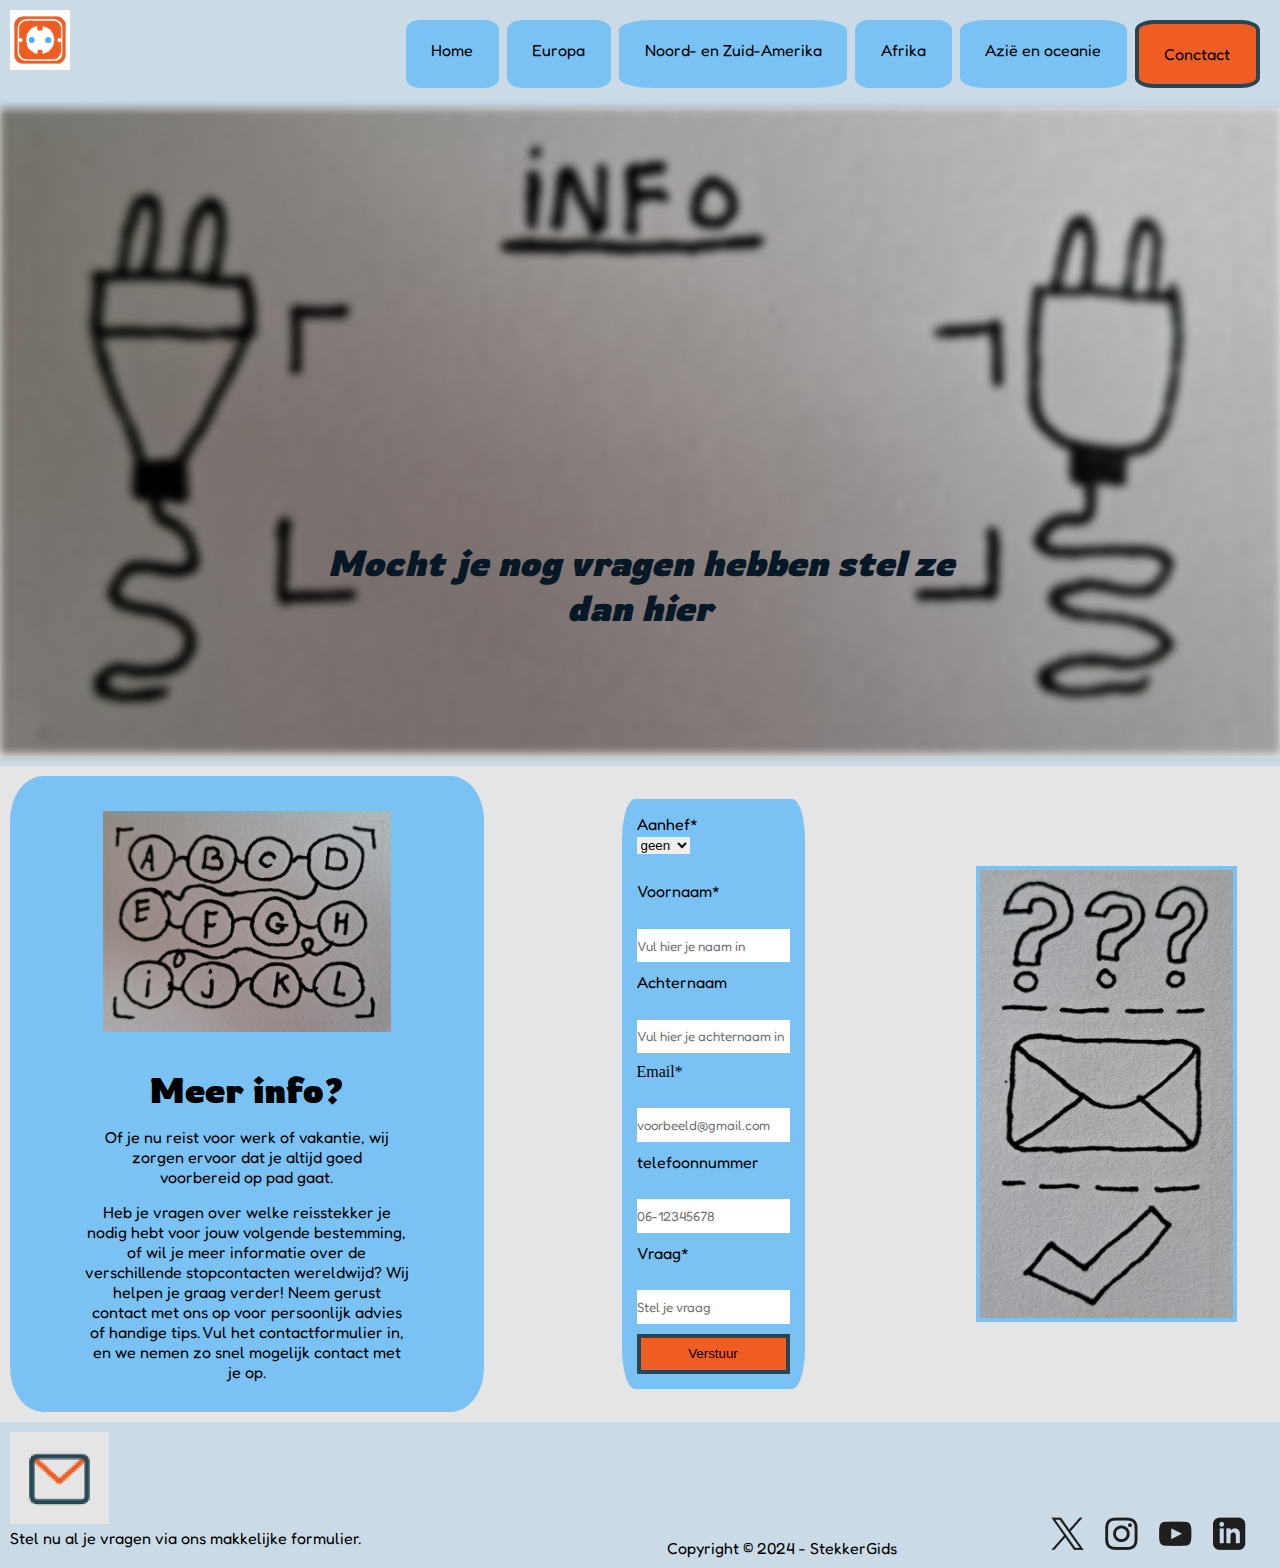
<file: contact.html>
<!DOCTYPE html>
<html lang="en">
<head>
    <meta charset="UTF-8">

    <meta name="Keywords" content="Reisstekkers, Reisigers, Informatie, Stekkers, Handig, Contact"/>
    <meta name="description" content="Zoek hier contact met het bedrijf"/>
    <link rel="stylesheet" href="css/opmaak.css"/>

    <meta name="author" content="Bas Raadsveld"/>

    <title>StekkerGids Contact</title>
</head>

<body>
    <input type="checkbox" id="menu-toggle">
    <section class="navBalkMobile"><!-- voor de navbalk op mobile -->
        <a href="../Website_Reisstekkers_v1/index.html" class="navBalkImg">    
            <img src="img/Logo_Kleur.png" alt="Hero_image" title="Hero van de website, met twee stekker op de afbeelding.">
        </a>
        <label for="menu-toggle" class="hamburger">
            <!--3 hamburger-->
            <span></span>
            <span></span>
            <span></span>
        </label>
    </section>

    <!--this the the menu that will show when clicked-->
    <nav class="menu">
        <a href="../Website_Reisstekkers_v1/index.html" class="navBalkImg">    
            <img src="img/Logo_Kleur.png" alt="Hero_image" title="Hero van de website, met twee stekker op de afbeelding.">
        </a>
        <ul id="navLinks">
            <li id="li1" class="notCurrent"><a href="index.html">Home</a></li>
            <li id="li2" class="notCurrent"><a href="europa.html">Europa</a></li>
            <li id="li3" class="notCurrent"><a href="amerika.html">Noord- en Zuid-Amerika</a></li>
            <li id="li4" class="notCurrent"><a href="afrika.html">Afrika</a></li>
            <li id="li5" class="notCurrent"><a href="azieoceanie.html">Azië en oceanie</a></li>
            <li id="li6" ><a href="contact.html">Conctact</a></li>
        </ul>
    </nav>

    <header id="HeroContact">
        <img src="img/header_home.jpg"  title="Info afbeelding " alt="Afbeelding van 2 stekkers met het woord info er tussen"/>
        <h1 class="HeroContactH1"><em>Mocht je nog vragen hebben stel ze dan hier</em></h1>
    </header>
    
    <main id="ContactGridContainer">
        <!-- Links van het formulier -->
        <aside id="AsideContact">
            <img src="img/ContactHorizontaal.jpg"  title="ContactAfbeelding" alt="Afbeelding met alle type stopcontacten erop."/>
            <h3>Meer info?</h3>
            <p id="ContactP1">Of je nu reist voor werk of vakantie, wij zorgen ervoor dat je altijd goed voorbereid op pad gaat.</p>
            <p id="ContactP2">Heb je vragen over welke reisstekker je nodig hebt voor jouw volgende bestemming, of wil je meer informatie over 
                de verschillende stopcontacten wereldwijd? Wij helpen je graag verder! Neem gerust contact met ons op voor persoonlijk 
                advies of handige tips. Vul het contactformulier in, en we nemen zo snel mogelijk contact met je op.
            </p>
        </aside>
        <!-- Midden vd pagina -->
        <form 
            action="vote.php"
            method="post"
            id="ContactForm"
            >
            
            <ul id="aanhef">
                <li>
                    <label for="aanhef">Aanhef*</label>
                </li>
                <li>
                    <select name="aanhef">
                        <option value="geen">geen</option>
                        <option value="dhr">Dhr.</option>
                        <option value="mevr">Mevr.</option>
                    </select>
                </li>
            </ul>

            <label for="naam" id="naam">
                Voornaam*
            </label>
            <input type="text" placeholder="Vul hier je naam in" name="Name" id="naam2"/>
            
            <label for="achternaam" id="achternaam">
                Achternaam
            </label>
            <input type="text" placeholder="Vul hier je achternaam in" name="email" id="achternaam2"/>

            <label for="email" id="email">
                Email*
            </label>
            <input type="email" placeholder="voorbeeld@gmail.com" name="website" id="website2"/>

            <label for="telefoonnummer" id="telefoonnummer">
                telefoonnummer
            </label>
            <input type="number" placeholder="06-12345678" name="nummer" id="telefoonnummer2"/>

            <label for="vraag" id="vraag">
                Vraag*
            </label>
            <input type="text" placeholder="Stel je vraag" name="vraag" id="vraag2"/>

            <input type="submit" value="Verstuur" id="verstuur">
        </form>

        <!-- Links van het formulier -->
        <article id="ContactArticle">
            <img src="img/ConctactVerticaal.jpg"  title="ContactAfbeelding" alt="Afbeelding met vraagtekens, een brief en een vinkje"/>
        </article>
    </main>

    <footer>
        <!-- Links -->
        <figure>
            <img src="img/footer_contact.png"  title="Footer Brief" alt="Afbeelding van een brief." id="FooterIMG1"/>
            <figcaption id="FooterP1">Stel nu al je vragen via ons makkelijke formulier.</figcaption>
        </figure>
        <!-- Midden -->
        <p id="FooterP2">
            Copyright &copy; 2024 &#45; StekkerGids <!-- &#45; = minnetje -->
        </p>
        <!-- Rechts -->
        <img src="img/socialMedi.png"  title="Sociale media" alt="Logo's van X, instagram, YouTube en linkin" id="FooterIMG2"/> 
    </footer>
</body>

</html>
</file>
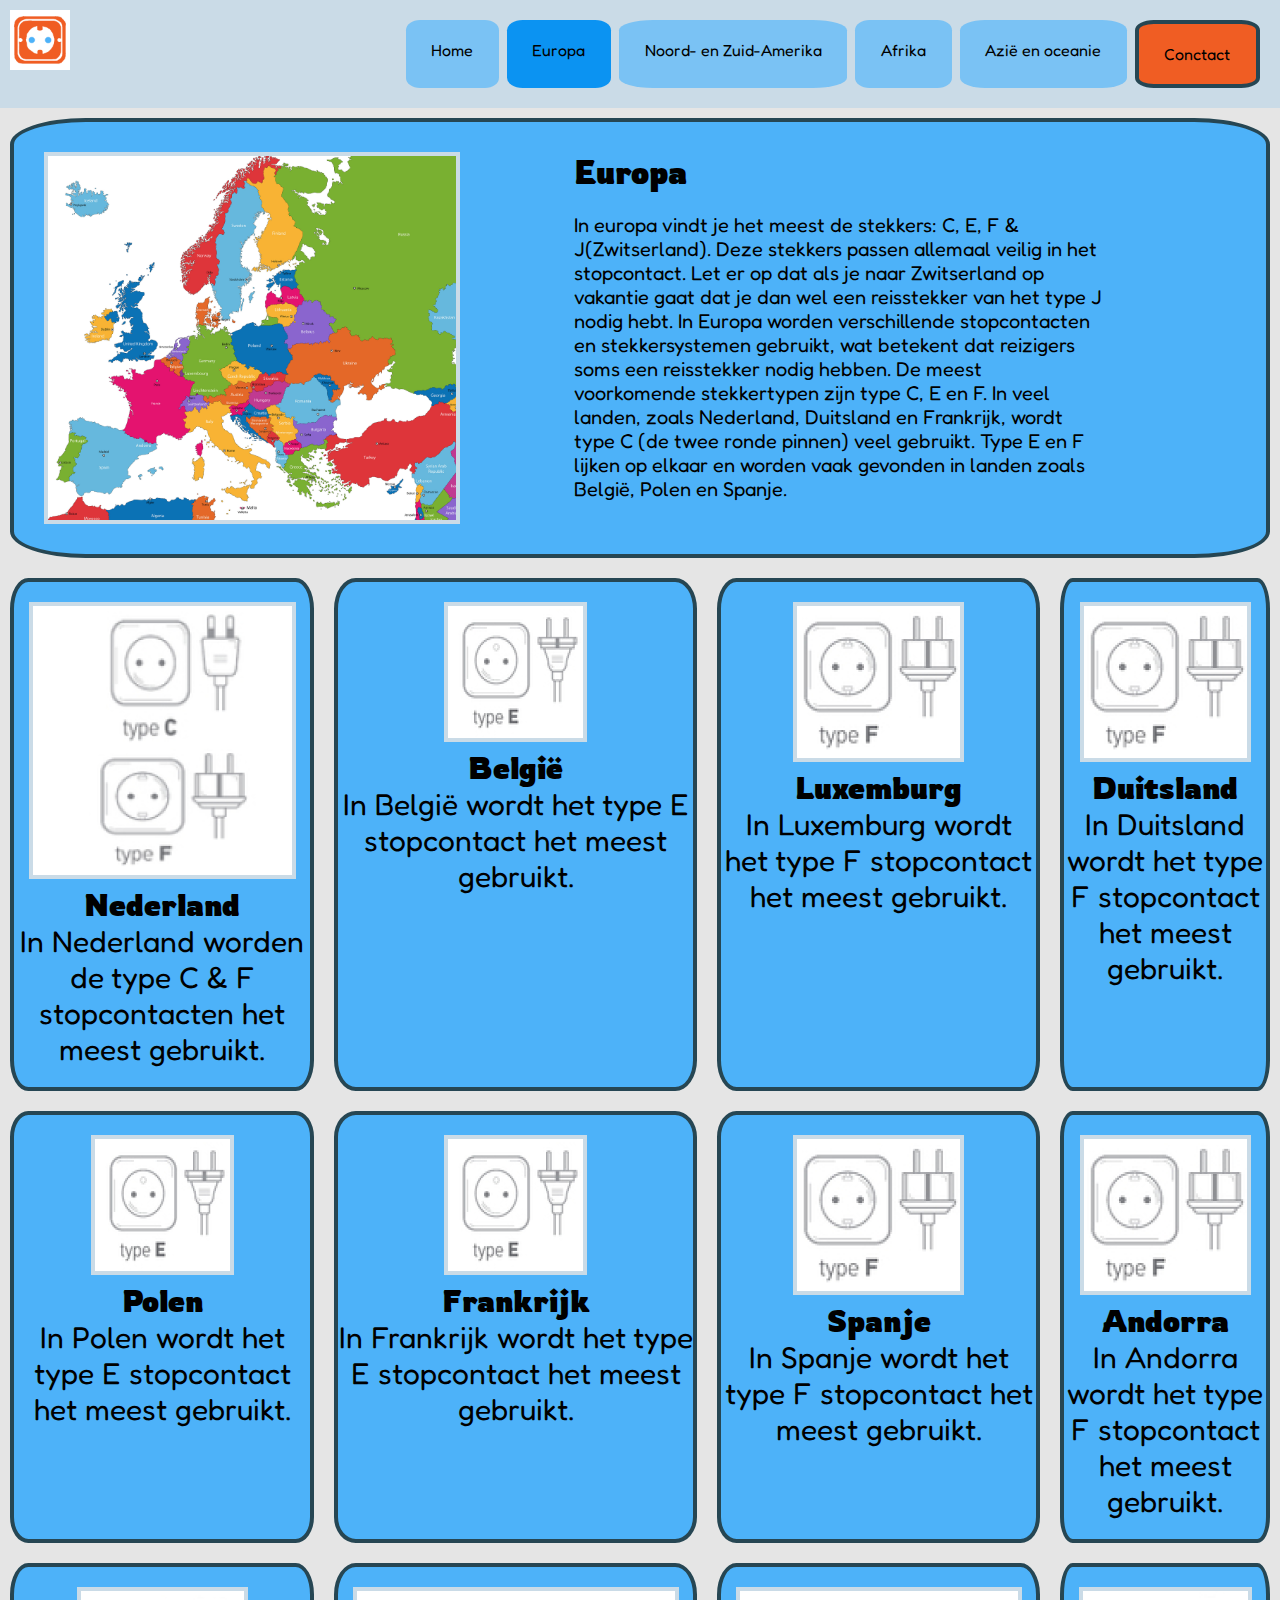
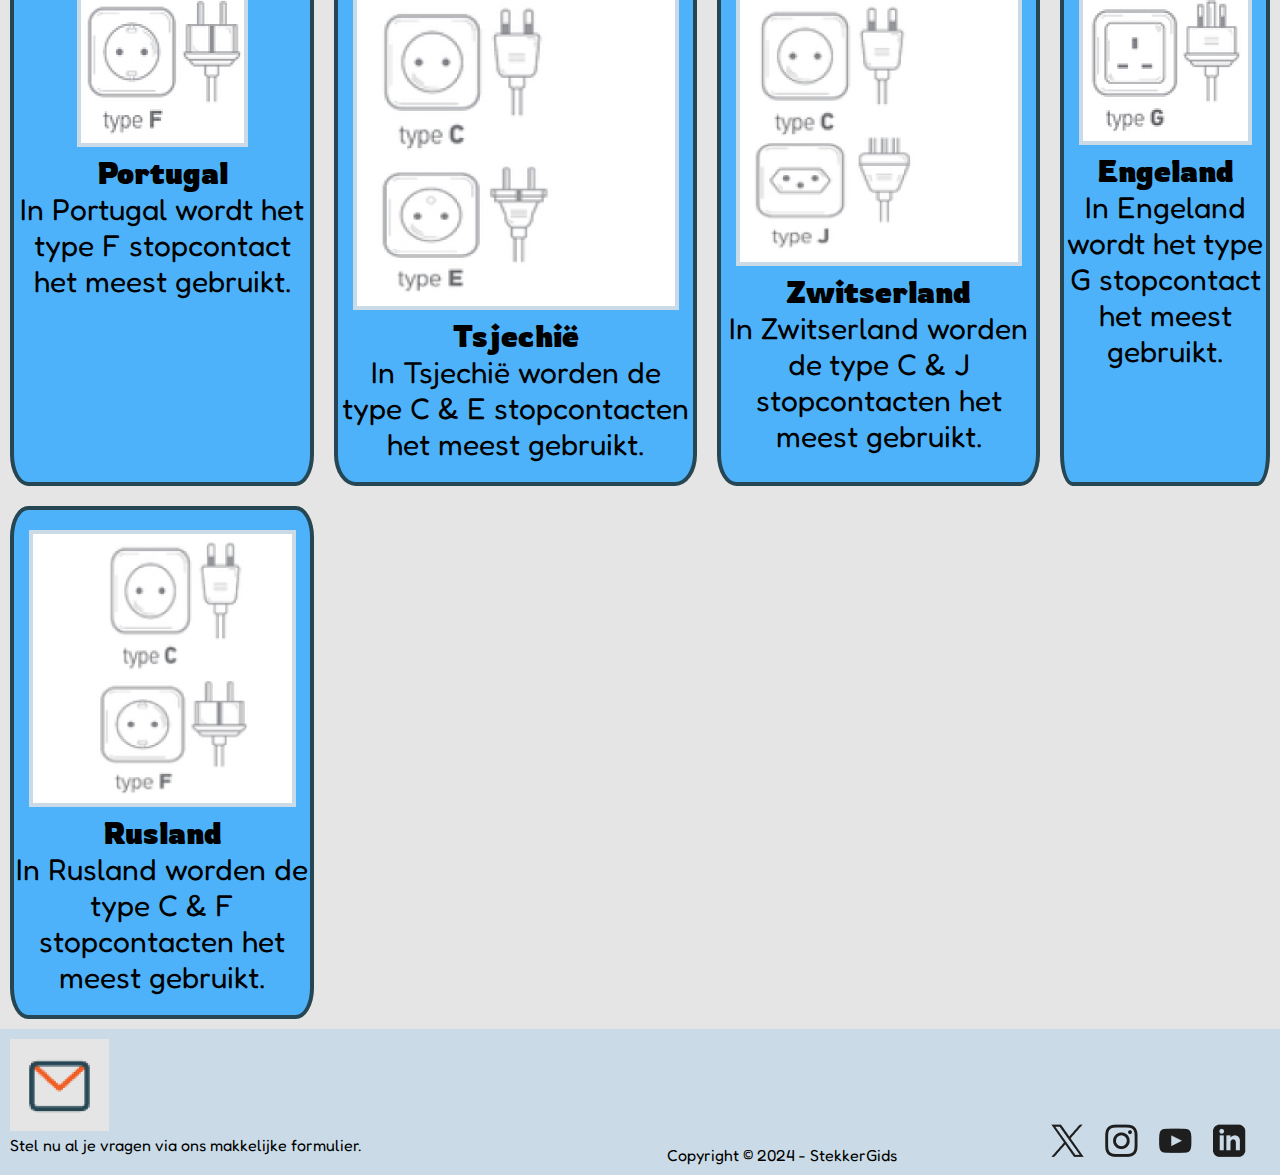
<file: europa.html>
<!DOCTYPE html>
<html lang="en">
    <head>
        <meta charset="UTF-8">

        <meta name="Keywords" content="Reisstekkers, Reisigers, Informatie, Stekkers, Handig, Europa, Reizen"/>
        <meta name="description" content="Vindt hier de reisstekker die jij nodig heb voor je reis."/>
        <link rel="stylesheet" href="css/opmaak.css"/>

        <meta name="author" content="Bas Raadsveld"/>

        <title>StekkerGids Europa</title>
    </head>

    <body>
        <input type="checkbox" id="menu-toggle">
        <section class="navBalkMobile"><!-- voor de navbalk op mobile -->
            <a href="../Website_Reisstekkers_v1/index.html" class="navBalkImg">    
                <img src="img/Logo_Kleur.png" alt="Hero_image" title="Hero van de website, met twee stekker op de afbeelding.">
            </a>
            <label for="menu-toggle" class="hamburger">
                <!--3 hamburger-->
                <span></span>
                <span></span>
                <span></span>
            </label>
        </section>

        <!--this the the menu that will show when clicked-->
        <nav class="menu">
            <!-- logo hier -->
            <a href="../Website_Reisstekkers_v1/index.html" class="navBalkImg">    
                <img src="img/Logo_Kleur.png" alt="Hero_image" title="Hero van de website, met twee stekker op de afbeelding.">
            </a>
            <ul id="navLinks">
                <li id="li1" class="notCurrent"><a href="index.html">Home</a></li>
                <li id="li2" class="current"><a href="europa.html">Europa</a></li>
                <li id="li3" class="notCurrent"><a href="amerika.html">Noord- en Zuid-Amerika</a></li>
                <li id="li4" class="notCurrent"><a href="afrika.html">Afrika</a></li>
                <li id="li5" class="notCurrent"><a href="azieoceanie.html">Azië en oceanie</a></li>
                <li id="li6" ><a href="contact.html">Conctact</a></li>
            </ul>
        </nav>

        <main class="gridContainerDetail">
            <article class="startArticle">
                <!-- Info article -->
                <h3>
                    Europa
                </h3>
                <p>
                    In europa vindt je het meest de stekkers: C, E, F &amp; J(Zwitserland). Deze stekkers passen allemaal veilig in het stopcontact. 
                    Let er op dat als je naar Zwitserland op vakantie gaat dat je dan wel een reisstekker van het type J nodig hebt. 
                    In Europa worden verschillende stopcontacten en stekkersystemen gebruikt, wat betekent dat reizigers soms een reisstekker 
                    nodig hebben. De meest voorkomende stekkertypen zijn type C, E en F. In veel landen, zoals Nederland, Duitsland en Frankrijk, 
                    wordt type C (de twee ronde pinnen) veel gebruikt. Type E en F lijken op elkaar en worden vaak gevonden in landen zoals 
                    België, Polen en Spanje.
                </p>
                <img src="img/europa.png"  title="Europa kaart" alt="Een gekleurde kaart van Europa."/>
            </article>

            <article id="article1">
                <img src="img/typeCF.png"  title="Type C en F" alt="Afbeelding van de stopcontacten C en F"/>
                <h4>
                    Nederland
                </h4>
                <p>
                    In Nederland worden de type C &amp; F stopcontacten het meest gebruikt. 
                </p>
            </article>
            <article id="article2">
                <img src="img/typeE.png"  title="Type E" alt="Afbeelding van het stopcontact E"/>
                <h4>
                    België
                </h4>
                <p>
                    In België wordt het type E stopcontact het meest gebruikt.             </p>
            </article>
            <article id="article3">
                <img src="img/typeF.png"  title="Type F" alt="Afbeelding van het stopcontact F"/>
                <h4>
                    Luxemburg
                </h4>
                <p>
                    In Luxemburg wordt het type F stopcontact het meest gebruikt.
                </p>
            </article>
            <article id="article4">
                <img src="img/typeF.png"  title="Type F" alt="Afbeelding van het stopcontact F"/>
                <h4>
                    Duitsland
                </h4>
                <p>
                    In Duitsland wordt het type F stopcontact het meest gebruikt.
                </p>
            </article>
            <article id="article5">
                <img src="img/typeE.png"  title="Type E" alt="Afbeelding van het stopcontact E"/>
                <h4>
                    Polen
                </h4>
                <p>
                    In Polen wordt het type E stopcontact het meest gebruikt. 
                </p>
            </article>
            <article id="article6">
                <img src="img/typeE.png"  title="Type E" alt="Afbeelding van het stopcontact E"/>
                <h4>
                    Frankrijk
                </h4>
                <p>
                    In Frankrijk wordt het type E stopcontact het meest gebruikt.  
                </p>
            </article>
            <article id="article7">
                <img src="img/typeF.png"  title="Type F" alt="Afbeelding van het stopcontact F"/>
                <h4>
                    Spanje
                </h4>
                <p>
                    In Spanje wordt het type F stopcontact het meest gebruikt.
                </p>
            </article>
            <article id="article8">
                <img src="img/typeF.png"  title="Type F" alt="Afbeelding van het stopcontact F"/>
                <h4>
                    Andorra
                </h4>
                <p>
                    In Andorra wordt het type F stopcontact het meest gebruikt. 
                </p>
            </article>
            <article id="article9">
                <img src="img/typeF.png"  title="Type F" alt="Afbeelding van het stopcontacten F"/>
                <h4>
                    Portugal
                </h4>
                <p>
                    In Portugal wordt het type F stopcontact het meest gebruikt. 
                </p>
            </article>
            <article id="article10">
                <img src="img/typeCE.png"  title="Type C en E" alt="Afbeelding van de stopcontacten C en E"/>
                <h4>
                    Tsjechië
                </h4>
                <p>
                    In Tsjechië worden de type C &amp; E stopcontacten het meest gebruikt. 
                </p>
            </article>
            <article id="article11">
                <img src="img/typeCJ.png"  title="Type C en J" alt="Afbeelding van de stopcontacten C en J"/>
                <h4>
                    Zwitserland
                </h4>
                <p>
                    In Zwitserland worden de type C &amp; J stopcontacten het meest gebruikt. 
                </p>
            </article>
            <article id="article12">
                <img src="img/typeG.png"  title="Type G" alt="Afbeelding van het stopcontact G"/>
                <h4>
                    Engeland
                </h4>
                <p>
                    In Engeland wordt het type G stopcontact het meest gebruikt. 
                </p>
            </article>
            <article id="article13">
                <img src="img/typeCF.png"  title="Type C en F" alt="Afbeelding van de stopcontacten C en F"/>
                <h4>
                    Rusland
                </h4>
                <p>
                    In Rusland worden de type C &amp; F stopcontacten het meest gebruikt.
                </p>
            </article>
            <section id="articleBuffer">
                <!-- Buffer -->
            </section>
        </main>

        <footer>
            <!-- Links -->
            <figure>
                <img src="img/footer_contact.png"  title="Footer Brief" alt="Afbeelding van een brief." id="FooterIMG1"/>
                <figcaption id="FooterP1">Stel nu al je vragen via ons makkelijke formulier.</figcaption>
            </figure>
            <!-- Midden -->
            <p id="FooterP2">
                Copyright &copy; 2024 &#45; StekkerGids <!-- &#45; = minnetje -->
            </p>
            <!-- Rechts -->
            <img src="img/socialMedi.png"  title="Sociale media" alt="Logo's van X, instagram, YouTube en linkin" id="FooterIMG2"/>  
        </footer>
    </body>
</html>
</file>
<file: css/opmaak.css>
/* font */
@import url('https://fonts.googleapis.com/css2?family=Rowdies:wght@300;400;700&display=swap');
@import url('https://fonts.googleapis.com/css2?family=Fredoka:wght@300..700&family=Rowdies:wght@300;400;700&display=swap');

/* Media query, MOBILE */
@media screen and (max-width: 768px)
{
    /* style voor alle elementen */
    *
    {   
        margin: 0;
        padding: 0;
        border: none;
        box-sizing: border-box; /* Zorgt ervoor dat alles netjes in een box blijft en niet gaat overlappen */
    } 

    /* opmaak voor de body */
    body
    {
        background-color: #E5E5E5;
    }
    /* Section voor navBalk */
    .navBalkMobile
    {
        background-color: #CADBE7;
        height: 50px;
    }
    .navBalkMobile a
    {
        text-decoration: none;
    }
    .navBalkMobile a img
    {
        width: 7%;
        padding: 10px;
        position: relative;
        left: 80%;
    }
    /* einde Section voor navBalk */

    /* Hamburger menu */
    nav
    {
        grid-area: navTag;
    }
    #menu-toggle
    {
        display: none;
    }
    
    /* Style the hamburger menu */
    .navBalkMobile > .hamburger
    {
        position: relative;
        display: inline-block;
        width: 30px;
        height: 20px;
        margin: 5px;
        cursor: pointer;
        right: 45px;
    }
    .hamburger span
    {
        position: absolute;
        left: 0;
        right: 0;
        height: 3px;
        background-color: #F05D23;
    }
    .hamburger span:nth-child(1)
    {
        top: 0; /*eerste streepje*/
    }
    .hamburger span:nth-child(2)
    {
        top: 9px; /* tweede streepje */
    }
    .hamburger span:nth-child(3)
    {
        bottom: 0; /*derde streepje*/
    }
    .menu
    {
        display: none;
        position: absolute;
        top: 0;
        right: -300px;
        width: 300px;
        height: 100%;
        background-color: #cadbe7;
    }
    .menu .navBalkImg
    {
        display: none;
    }
    .menu ul
    {
        list-style-type: none;
        padding: 0;
        margin: 0;
    }
    .menu ul li
    {
        padding: 10px;
    }
    .menu ul li a
    {
        color: #061826;
        text-decoration: none;
    }
    #menu-toggle:checked ~ .menu
    {
        left: 0;
        display: block;
    }
    /* Einde hamburger menu */

    /* Hero */
    #Header_Hero > p
    {
        position: absolute;
        left: 50%;
        transform: translateX(-50%);
        color: #061826; 
        text-align: center;
        font-weight: bold;
    }
    .hero-title
    {
        font-family: "Rowdies", sans-serif;
        font-weight: 400;      
        top: 30%;
        font-size: 36px;
        text-transform: uppercase;
        font-family: "Rowdies", sans-serif;
    }
    .hero-subtitle
    {
        font-family: "Rowdies", sans-serif;
        font-weight: 400;      
        top: 40%;
        font-size: 24px;
    }
    #Header_Hero > img
    {
        width: 100%;
        display: block;
    }
    #Header_Hero
    {
        grid-area: headerHero;
        border-bottom: solid 8px #cadbe7;
    }

    /*Home Page * * * * * * * * */
    main > article
    {
        text-align: center;
        padding: 20px 0;
        font-size: 30px;
    }
    
    #Main_StartArticle
    {
        background-color: #4DB2F9;
        padding: 1em;
        grid-area: mainStartArticleTag;
    }
    #Main_StartArticle > P
    {
        padding: 7px;
        font-size: 20px;
        font-family: "Fredoka", sans-serif;
    }
    #Main_StartArticle > img
    {
        width: 90%;
        margin: 10px;
    }
    main Article h1
    {
        font-family: "Rowdies", sans-serif;
    }
    main Article h3
    {
        font-family: "Rowdies", sans-serif;
    }
    main Article p
    {
        font-family: "Fredoka", sans-serif;
    }
    #Main_Article1
    {
        background-color: #f2f2f2;
        border: solid 4px #264653;
        padding: 1em;
        grid-area: mainArticle1Tag;
        
    }
    #Main_Article2
    {
        background-color: #f2f2f2;
        border: solid 4px #264653;
        padding: 1em;
        grid-area: mainArticle2Tag;
    }
    #Main_Article3
    {
        background-color: #f2f2f2;
        border: solid 4px #264653;
        padding: 1em;
        grid-area: mainArticle3Tag;
    }
    #Main_Article4
    {
        background-color: #4DB2F9;
        padding: 1em;
        grid-area: mainArticle4Tag;
    }
    #Main_Article5
    {
        background-color: #f2f2f2;
        border: solid 4px #264653;
        padding: 1em;
        grid-area: mainArticle5Tag;
    }
    #Main_Article6
    {
        background-color: #f2f2f2;
        border: solid 4px #264653;
        padding: 1em;
        grid-area: mainArticle6Tag;
    }
    #Main_Article7
    {
        background-color: #f2f2f2;
        border: solid 4px #264653;
        padding: 1em;
        grid-area: mainArticle6Tag;
    }
    main
    {
        padding: 10px;
        display: grid;
        grid-gap: 10px;

        grid-template-areas: 
            'mainStartArticleTag'
            'mainArticle1Tag'
            'mainArticle2Tag'
            'mainArticle3Tag'
            'mainArticle4Tag'
            'mainArticle5Tag'
            'mainArticle6Tag'
            'mainArticle7Tag'
            'mainArticle8Tag'
            'mainArticle9Tag';
    }
    /* Einde Home Page * * * * * * * * */

    /* Detail pages */
    .startArticle > h3
    {
        font-size: 32px;
        text-align: left;
        grid-area: h3startTag;
    }
    .startArticle > p
    {
        font-size: 20px;
        text-align: left;
        width: 80%;
        grid-area: PstartTag;
    }
    .startArticle > img
    {
        width: 80%;
        grid-area: IMGstartTag;
    }
    .startArticle
    {
        padding: 1em;
        grid-area: mainStartArticleTag;
        border: none;
    
        display: grid;
        grid-gap: 10px;
        justify-content: center;
    
        grid-template-areas: 
            'IMGstartTag'
            'h3startTag'
            'PstartTag';
    }
    main > article
    {
        border-top-left-radius: 5%;
        border-bottom-left-radius: 5%;
        border-top-right-radius: 5%;
        border-bottom-right-radius: 5%;
    }
    main > article > img
    {
        border: solid 4px #cadbe7;
    }
    /* articelen */
    #article1
    {
        grid-area: article1Tag;
        border: solid 4px #264653; 
    }
    #article2
    {
        grid-area: article2Tag;
        border: solid 4px #264653; 
    }
    #article3
    {
        grid-area: article3Tag;
        border: solid 4px #264653; 
    }
    #article4
    {
        grid-area: article4Tag;
        border: solid 4px #264653; 
    }
    .Mongolie > img
    {
        width: 60%;
    }
    .Mexico > img
    {
        width: 60%;
    }
    #article5
    {
        grid-area: article5Tag;
        border: solid 4px #264653; 
    }
    #article6
    {
        grid-area: article6Tag;
        border: solid 4px #264653; 
    }
    #article7
    {
        grid-area: article7Tag;
        border: solid 4px #264653; 
    }
    #article8
    {
        grid-area: article8Tag;
        border: solid 4px #264653; 
    }
    .Barbuda > img
    {
        width: 60%;
    }
    #article9
    {
        grid-area: article9Tag;
        border: solid 4px #264653; 
    }
    #article10
    {
        grid-area: article10Tag;
        border: solid 4px #264653; 
    }
    #article11
    {
        grid-area: article11Tag;
        border: solid 4px #264653; 
    }
    #article12
    {
        grid-area: article12Tag;
        border: solid 4px #264653; 
    }
    #article13
    {
        grid-area: article13Tag;
        border: solid 4px #264653; 
    }
    #articleBuffer
    {
        display: none;
    }
    .gridContainerDetail > article
    {
        background-color: #4DB2F9;
        border: solid 4px #264653; 
    }
    .gridContainerDetail article h3
    {
        font-family: "Rowdies", sans-serif;
    }
    .gridContainerDetail article p
    {
        font-family: "Fredoka", sans-serif;
    }
    .gridContainerDetail
    {
        padding: 10px;
        display: grid;
    
        grid-gap: 20px;
        grid-template-areas: 
            'mainStartArticleTag'
            'article1Tag'
            'article2Tag'
            'article3Tag'
            'article4Tag'
            'article5Tag'
            'article6Tag'
            'article7Tag'
            'article8Tag'
            'article9Tag'
            'article10Tag'
            'article11Tag'
            'article12Tag'
            'article13Tag';
    }
    /* tussen article */
    .tussenArticle > img
    {
        grid-area: tussenIMGTag;
    }
    .tussenArticle > h3
    {
        grid-area: tussenH3Tag;
        font-size: 32px;
    }
    .tussenArticle > p
    {
        grid-area: tussenPTag;
        width: 85%;
        padding: 10px;
    }
    .tussenArticle
    {
        background-color: #4DB2F9;
        padding: 1em;
        text-align: left; 
        font-size: 20px;
            
        grid-area: tussenArticleTag;
        display: grid;
        grid-gap: 10px;
        grid-template-areas: 
            'tussenIMGTag'
            'tussenH3Tag'
            'tussenPTag'; 
    }
    #article14
    {
        grid-area: article14Tag;
        border: solid 4px #264653; 
    }
    .Ecuador > img
    {
        width: 60%;
    }
    #article15
    {
        grid-area: article15Tag;
        border: solid 4px #264653; 
    }
    #article16
    {
        grid-area: article16Tag;
        border: solid 4px #264653; 
    }
    #article17
    {
        grid-area: article17Tag;
        border: solid 4px #264653; 
    }
    #article18
    {
        grid-area: article18Tag;
        border: solid 4px #264653; 
    }
    .Suriname > img
    {
        width: 60%;
    }
    #article19
    {
        grid-area: article19Tag;
        border: solid 4px #264653; 
    }
    #article20
    {
        grid-area: article20Tag;
        border: solid 4px #264653; 
    }
    #articleBuffer2
    {
        display: none;
    }
    /* Voor de azie oceanie page */
    .gridContainerDetail3 > article
    {
        background-color: #4DB2F9;
    }
    .gridContainerDetail3 article h3
    {
        font-family: "Rowdies", sans-serif;
    }
    .gridContainerDetail3 article p
    {
        font-family: "Fredoka", sans-serif;
    }
    .gridContainerDetail3
    {
        padding: 10px;
        display: grid;
    
        grid-gap: 20px;
        grid-template-areas: 
            'mainStartArticleTag'
            'article1Tag'
            'article2Tag'
            'article3Tag'
            'article4Tag'
            'article5Tag'
            'article6Tag'
            'article7Tag'
            'article8Tag'
            'article9Tag'
            'article10Tag'
            'article11Tag'
            'article12Tag'
            'tussenArticleTag'
            'article13Tag'
            'article14Tag'
            'article15Tag'
            'article16Tag';
    }
    /* Dit is voor Amerika page */
    .gridContainerDetail2 > article
    {
        background-color: #4DB2F9;
    }
    .gridContainerDetail2 article h3
    {
        font-family: "Rowdies", sans-serif;
    }
    .gridContainerDetail2 article p
    {
        font-family: "Fredoka", sans-serif;
    }
    .gridContainerDetail2
    {
        padding: 10px;
        display: grid;
    
        grid-gap: 20px;
        grid-template-areas: 
            'mainStartArticleTag'
            'article1Tag'
            'article2Tag'
            'article3Tag'
            'article4Tag'
            'article5Tag'
            'article6Tag'
            'article7Tag'
            'article8Tag'
            'article9Tag'
            'article10Tag'
            'tussenArticleTag'
            'article11Tag'
            'article12Tag'
            'article13Tag'
            'article14Tag'
            'article15Tag'
            'article16Tag'
            'article17Tag'
            'article18Tag'
            'article19Tag'
            'article20Tag';
    }
    #Main_Article2
    {
        padding: 1em;
        grid-area: mainArticle2Tag;
    }
    /* article 3 */
    #Main_Article3
    {
        padding: 1em;
        grid-area: mainArticle3Tag;
    }
    /* Article 4 */
    #Main_Article4 > img
    {
        grid-area: Article4IMG;
    }
    #Main_Article4 > h3
    {
        grid-area: Article4h3;
        font-size: 32px;
    }
    #Main_Article4 > p
    {
        grid-area: Article4P;
        width: 85%;
        padding: 10px;
    }
    #Main_Article4
    {
        background-color: #4DB2F9;
        padding: 1em;
        text-align: left; 
        justify-items: center;
        font-size: 20px;
        
        grid-area: mainArticle4Tag;
        display: grid;
        grid-gap: 10px;

        grid-template-areas:
            'Article4h3 '
            'Article4P  '
            'Article4IMG'; 
    }
    #Main_Article5
    {
        padding: 1em;
        grid-area: mainArticle5Tag;
    }
    #Main_Article6
    {
        padding: 1em;
        grid-area: mainArticle6Tag;
    }
    #Main_Article7
    {
        padding: 1em;
        grid-area: mainArticle7Tag;
    }
    /* Article 8 */
    #Main_Article8 > img
    {
        grid-area: Article8IMG;
        margin: 30px;
    }
    #Main_Article8 > h3
    {
        grid-area: Article8h3;
        font-size: 32px;
        text-align: left;
        font-family: "Rowdies", sans-serif;
    }
    #Main_Article8 > p
    {
        grid-area: Article8P;
        padding: 10px;
        text-align: left;
        font-size: 20px;
        width: 80%;
        font-family: "Fredoka", sans-serif;
    }
    #Main_Article8
    {
        background-color: #4DB2F9;
        padding: 1em;
        justify-items: center;
        grid-area: mainArticle8Tag;

        display: grid;
        grid-gap: 10px;

        grid-template-areas:
            'Article8IMG'
            'Article8h3 '
            'Article8P  ';
    }
    /* Article 9 */
    #Main_Article9 > img
    {
        grid-area: Article9IMG;
    }
    #Main_Article9 > h3
    {
        grid-area: Article9h3;
        font-size: 32px;
        text-align: left;
        font-family: "Rowdies", sans-serif;

    }
    #Main_Article9 > #Article9P
    {
        grid-area: Article9P;
        padding: 10px;
        text-align: left;
        font-size: 20px;
        font-family: "Fredoka", sans-serif;
    }
    #Main_Article9
    {
        background-color: #4DB2F9;
        padding: 1em;

        grid-area: mainArticle9Tag;
        justify-items: center;
        display: grid;
        grid-gap: 10px;

        grid-template-areas: 
            'Article9h3'
            'Article9P'
            'Article9IMG';
    }
    .gridContainerHome article h1
    {
        font-family: "Rowdies", sans-serif;
    }
    .gridContainerHome article h3
    {
        font-family: "Rowdies", sans-serif;
    }
    .gridContainerHome article p
    {
        font-family: "Fredoka", sans-serif;
    }
    .gridContainerHome
    {
        padding: 20px;
        display: grid;

        grid-gap: 20px;
        grid-template-areas:
            'mainStartArticleTag'
            'mainArticle1Tag'
            'mainArticle2Tag'
            'mainArticle3Tag'
            'mainArticle4Tag'
            'mainArticle5Tag'
            'mainArticle6Tag'
            'mainArticle7Tag'
            'mainArticle8Tag'
            'mainArticle9Tag';
    } 
    .Knop
    {
        background-color: #f05d23;
        border: solid 4px #264653; 
        font-size: 20px;
        font-family: "Fredoka", sans-serif;
        width: 30%;
        padding: 5px;
        color: #061826;
        text-decoration: none;

        border-top-left-radius: 5%;
        border-bottom-left-radius: 5%;
        border-top-right-radius: 5%;
        border-bottom-right-radius: 5%;
    }
    .knop:hover
    {
        background-color: #f8cdbc;
    }
    .knop:visited
    {
        background-color: #F05D23;  
    }

    /* Contact page */
    #HeroContact
    {
        border-bottom: solid 8px #cadbe7;
    }
    #HeroContact .HeroContactH1 {
        position: absolute;
        left: 50%;
        transform: translateX(-50%);
        color: #061826; 
        text-align: center;
        font-weight: bold;
        font-family: "Rowdies", sans-serif;
    }
    .HeroContactH1 {
        top: 25%;
        font-size: 36px;
        font-family: "Rowdies", sans-serif;
    }    
    #HeroContact > img
    {
        width: 100%;
    }

    #AsideContact > img
    {
        width: 65%;
        margin: 20px;
        grid-area: asideIMG;
    }
    #AsideContact > h3
    {
        grid-area: asideH3;
        padding: 15px;
        font-family: "Rowdies", sans-serif;
    }
    #AsideContact > #ContactP1
    {
        grid-area: asideP1;
        width: 70%;
    }
    #AsideContact > #ContactP2
    {
        grid-area: asideP2;
        width: 80%;
        padding: 15px;
    }
    #AsideContact > #ContactP1,  #AsideContact > #ContactP2
    {
        font-family: "Fredoka", sans-serif;
    }
    #AsideContact
    {
        grid-area: asideContact;
        background-color: #7ac2f4;
        text-align: center;
        padding: 15px;
        margin: 10px;

        border-top-left-radius: 7%;
        border-bottom-left-radius: 7%;
        border-top-right-radius: 7%;
        border-bottom-right-radius: 7%;

        display: grid;
        justify-items: center;
        grid-template-areas: 
        'asideIMG'
        'asideH3'
        'asideP1'
        'asideP2'; 
    }
    #aanhef
    {
        grid-area: formAanhef;
        font-family: "Fredoka", sans-serif;
    }
    #aanhef > li
    {
        list-style: none;
        font-family: "Fredoka", sans-serif;
    }
    #naam
    {
        grid-area: formNaam;
        font-family: "Fredoka", sans-serif;
    }
    #naam2
    {
        grid-area: formNaam2;
        font-family: "Fredoka", sans-serif;
    }
    #naam > label
    {
        grid-area: formNaam;
        font-family: "Fredoka", sans-serif;
    }
    #achternaam
    {
        grid-area: formAchternaam;
        font-family: "Fredoka", sans-serif;
    }
    #achternaam2
    {
        grid-area: formAchternaam2;
        font-family: "Fredoka", sans-serif;
    }
    #website
    {
        grid-area: formWebsite;
        font-family: "Fredoka", sans-serif;
    }
    #website2
    {
        grid-area: formWebsite2;
        font-family: "Fredoka", sans-serif;
    }
    #telefoonnummer
    {
        grid-area: formTelefoonnummer;
        font-family: "Fredoka", sans-serif;
    }
    #telefoonnummer2
    {
        grid-area: formTelefoonnummer2;
        font-family: "Fredoka", sans-serif;
    }
    #vraag
    {
        grid-area: formVraag;
        font-family: "Fredoka", sans-serif;
    }
    #vraag2
    {
        grid-area: formVraag2;
        font-family: "Fredoka", sans-serif;
    }
    #verstuur
    {
        background-color: #F05D23;
        border: solid 4px #264653; 
        height: 120%;
        grid-area: formVerstuur;
        font-family: "Fredoka", sans-serif;
    }
    #ContactForm
    {
        padding: 15px;
        background-color: #7ac2f4;
        height: 100%;
        border-top-left-radius: 5%;
        border-bottom-left-radius: 5%;
        border-top-right-radius: 5%;
        border-bottom-right-radius: 5%;

        grid-area: contactForm;
        display: grid;
        grid-gap: 10px;
        grid-template-areas: 
            'formAanhef         '
            'formNaam           '
            'formNaam2          '
            'formAchternaam     '
            'formAchternaam2    '
            'formWebsite        '
            'formWebsite2       '
            'formTelefoonnummer '
            'formTelefoonnummer2'
            'formVraag          '
            'formVraag2         '
            'formVerstuur       ';
    }
    #ContactArticle
    {
        display: none;
    }
    #ContactGridContainer
    {
        display: grid;
        grid-gap: 10px;
        align-items: center;
        grid-template-areas: 
            'asideContact'
            'contactForm'; 
    }
    /* Einde contact page */

    /* Footer */
    #FooterIMG1
    {
        grid-area: FooterIMG1;
    }
    #FooterP1
    {
        display: none;
        font-family: "Fredoka", sans-serif;
    }
    #FooterP2
    {
        grid-area: FooterP2;
        text-align: center;
        position: absolute;
        left: 35%;
        bottom: 0px;
        font-family: "Fredoka", sans-serif;
    }
    #FooterIMG2
    {
        grid-area: FooterIMG2;
        text-align: right;
        position: absolute;
        bottom: 0px;
        left: 20%;
    }
    footer
    {
        padding: 10px;
        display: grid;
        background-color: #cadbe7;
        position: relative;

        grid-gap: 10px;
        grid-template-areas: 
            'FooterIMG1    FooterIMG2   '
            'FooterP2      FooterP2     ';
    }
    /* Einde footer ********/

}



/* --------------------------------------------------------------------------------------------------------------------------------------- */
/* Media query, PC ------------------------------------------------------------------------------------------------------------------------*/
@media screen and (min-width: 769px)
{
    *
    {   
        margin: 0;
        padding: 0;
        border: none;
        box-sizing: border-box; /* Zorgt ervoor dat alles netjes in een box blijft en niet gaat overlappen */
    } 

    /* opmaak voor de body */
    body
    {
        background-color: #E5E5E5;
    }
    body > a
    {
        display: block;
        height: 30%;
        width: 30%;
    }
    .current
    {
        background-color: #0B93F2;
        border-top-left-radius: 15%;
        border-bottom-left-radius: 15%;
        border-top-right-radius: 15%;
        border-bottom-right-radius: 15%;
    }
    .navBalkMobile a img
    {
        display: none;
    }
    nav > a > img 
    {
        width: 60px;
        height: 60px;
    }
    nav
    {
        grid-area: navTag;
    }
    #menu-toggle
    {
        display: none;
    }
    /* navigatie menu */
    nav > ul > li
    {
        text-align: center;
        padding: 20px 0;
        font-family: "Fredoka", sans-serif;
    }
    /* namen voor de gridbox van de navbalk */
    .navBalkImg
    {
        grid-area: navIMG;
        display: block;
        
    }
    #navLinks
    {
        grid-area: navLink;
        text-align: center;

        align-content: space-around;
    }
    #li1
    {
        grid-area: li1;
    }
    #li2
    {
        grid-area: li2;
    }
    #li3
    {
        grid-area: li3;
    }
    #li4
    {
        grid-area: li4;
    }
    #li5
    {
        grid-area: li5;
    }
    #li6
    {
        grid-area: li6;
        background-color: #F05D23;
        border: solid 4px #264653; 
        border-top-left-radius: 15%;
        border-bottom-left-radius: 15%;
        border-top-right-radius: 15%;
        border-bottom-right-radius: 15%;
    }
    #navLinks
    {
        padding: 10px;
        display: grid;
        
        grid-template-areas: 
        'li1    li2     li3     li4     li5     li6     ';
    }
    .menu
    {
        background-color: #cadbe7;
        color: black;
        padding: 10px;
        grid-gap: 10px;
        display: grid;
        
        grid-template-areas: 
        'navIMG     navLink     ';
    }
    .notCurrent
    {
        background-color: #7ac2f4;
    }
    /* Dit is allemaal uit als je op de pc versie gebruikt *********************************************/
    .hamburger
    {
        display: none;
    }
    .hamburger span
    {
        display: none;
    }
    .menu ul
    {
        list-style-type: none;
        padding: 0;
        margin: 0;
    }
    .menu ul li
    {
        margin: 0px 0px 0px 8px;
        border-top-left-radius: 15%;
        border-bottom-left-radius: 15%;
        border-top-right-radius: 15%;
        border-bottom-right-radius: 15%;
    }
    .menu ul li a
    {
        color: black;
        text-decoration: none;
    }
    #menu-toggle:checked ~ .menu
    {
        left: 0;
        display: block;
    }
    /*Einde hamburger menu ********************************************************************************/

    /* Position the text absolutely over the image */
    #Header_Hero p {
        position: absolute;
        left: 50%;
        transform: translateX(-50%);
        color: #061826; 
        text-align: center;
        font-weight: bold;
    }

    /* Style for the first paragraph (title) */
    .hero-title {
        top: 60%;
        font-size: 36px;
        font-size: 45px;
        font-family: "Rowdies", sans-serif;
    }

    /* Style for the second paragraph (subtitle) */
    .hero-subtitle {
        top: 70%;
        font-size: 24px;
        font-size: 35px;
        font-family: "Rowdies", sans-serif;
    }

    /* Alle articellen in de main */  
    main > article
    {
        text-align: center;
        padding: 20px 0;
        font-size: 30px;
    }
    #Header_Hero
    {
        grid-area: headerHero;
        border-bottom: solid 8px #cadbe7;
    }
    #Header_Hero > img
    {
        width: 100%;
        display: block;
        filter: blur(6px);
    }
    main > article
    {
        border-top-left-radius: 6%;
        border-bottom-left-radius: 6%;
        border-top-right-radius: 6%;
        border-bottom-right-radius: 6%; 
    }
    .homePage
    {
        background-color: #F2F2F2;
        border: solid 6px #264653; 
        padding: 10px;
    }
    #Main_StartArticle > h1
    {
        padding: 10px;
        text-align: left;
        font-size: 32px;
        font-family: "Rowdies", sans-serif;
        grid-area: Mainh1Tag;
    }
    #Main_StartArticle > p
    {
        padding: 10px;
        text-align: left;
        width: 90%;
        font-size: 20px;
        font-family: "Fredokka", sans-serif;
    }
    #MainP1
    {
        grid-area: MainP1;
        letter-spacing: normal;
        line-height: normal;
        text-indent: 0px;
    }
    #MainP2
    {
        grid-area: MainP2;
    }
    #Main_StartArticle > img
    {
        width: 100%;
        grid-area: MainIMGTag;
    }
    #Main_StartArticle
    {
        background-color: #4DB2F9;
        padding: 1em;
        grid-area: mainStartArticleTag;

        display: grid;
        grid-gap: 10px;
        justify-content: center;

        grid-template-areas: 
            'MainIMGTag      Mainh1Tag    '
            'MainIMGTag      MainP1     '
            'MainIMGTag      MainP2     ';
    }
    /* Detail pages grid */
    .startArticle > h3
    {
        font-size: 32px;
        text-align: left;
        grid-area: h3startTag;
        font-family: "Rowdies", sans-serif;
    }
    .startArticle > p
    {
        font-size: 20px;
        text-align: left;
        width: 80%;
        grid-area: PstartTag;
        font-family: "Fredokka", sans-serif;
    }
    .startArticle > img
    {
        width: 80%;
        grid-area: IMGstartTag;
    }
    .startArticle
    {
        padding: 1em;
        grid-area: mainStartArticleTag;
        border: none;
    
        display: grid;
        grid-gap: 10px;
        justify-content: center;
    
        grid-template-areas: 
            'IMGstartTag      h3startTag    '
            'IMGstartTag      PstartTag     '
            'IMGstartTag      PstartTag     ';
    }
    main > article > img
    {
        border: solid 4px #cadbe7;
    }
    #article1
    {
        grid-area: article1Tag;
        border: solid 4px #264653; 
    }
    #article2
    {
        grid-area: article2Tag;
        border: solid 4px #264653; 
    }
    .canada > img
    {
        width: 75%;
    }
    #article3
    {
        grid-area: article3Tag;
        border: solid 4px #264653; 
    }
    #article4
    {
        grid-area: article4Tag;
        border: solid 4px #264653; 
    }
    .Mongolie > img
    {
        width: 95%;
    }
    .Mexico > img
    {
        width: 95%;
    }
    #article5
    {
        grid-area: article5Tag;
        border: solid 4px #264653; 
    }
    #article6
    {
        grid-area: article6Tag;
        border: solid 4px #264653; 
    }
    .cuba > img
    {
        width: 75%;
    }
    #article7
    {
        grid-area: article7Tag;
        border: solid 4px #264653; 
    }
    #article8
    {
        grid-area: article8Tag;
        border: solid 4px #264653; 
    }
    .Barbuda > img
    {
        width: 95%;
    }
    #article9
    {
        grid-area: article9Tag;
        border: solid 4px #264653; 
    }
    #article10
    {
        grid-area: article10Tag;
        border: solid 4px #264653; 
    }
    #article11
    {
        grid-area: article11Tag;
        border: solid 4px #264653; 
    }
    #article12
    {
        grid-area: article12Tag;
        border: solid 4px #264653; 
    }
    #article13
    {
        grid-area: article13Tag;
        border: solid 4px #264653; 
    }
    #articleBuffer
    {
        grid-area: articleBuffer;
    }
    .gridContainerDetail > article
    {
        background-color: #4DB2F9;
        border: solid 4px #264653; 
    }
    .gridContainerDetail > article > p
    {
        font-family: "Fredoka", sans-serif; 
    }
    .gridContainerDetail > article > h4
    {
        font-family: "Rowdies", sans-serif; 
    }
    .gridContainerDetail
    {
        padding: 10px;
        display: grid;
    
        grid-gap: 20px;
        grid-template-areas: 
            'mainStartArticleTag         mainStartArticleTag          mainStartArticleTag        mainStartArticleTag    '
            'article1Tag                 article2Tag                  article3Tag                article4Tag            '
            'article5Tag                 article6Tag                  article7Tag                article8Tag            '
            'article9Tag                 article10Tag                 article11Tag               article12Tag           '
            'article13Tag                articleBuffer                articleBuffer             articleBuffer           ';
    }
    /* tussen article */
    .tussenArticle > img
    {
        grid-area: tussenIMGTag;
    }
    .tussenArticle > h3
    {
        grid-area: tussenH3Tag;
        font-size: 32px;
    }
    .tussenArticle > p
    {
        grid-area: tussenPTag;
        width: 85%;
        padding: 10px;
    }
    .tussenArticle
    {
        background-color: #4DB2F9;
        padding: 1em;
        text-align: left; 
        font-size: 20px;
            
        grid-area: tussenArticleTag;
        display: grid;
        grid-gap: 10px;
        grid-template-areas: 
            'tussenIMGTag      tussenH3Tag    '
            'tussenIMGTag      tussenPTag     '; 
    }
    #article14
    {
        grid-area: article14Tag;
        border: solid 4px #264653; 
    }
    .Ecuador > img
    {
        width: 95%;
    }
    #article15
    {
        grid-area: article15Tag;
        border: solid 4px #264653; 
    }
    #article16
    {
        grid-area: article16Tag;
        border: solid 4px #264653; 
    }
    #article17
    {
        grid-area: article17Tag;
        border: solid 4px #264653; 
    }
    #article18
    {
        grid-area: article18Tag;
        border: solid 4px #264653; 
    }
    .Suriname > img
    {
        width: 95%;
    }
    #article19
    {
        grid-area: article19Tag;
        border: solid 4px #264653; 
    }
    #article20
    {
        grid-area: article20Tag;
        border: solid 4px #264653; 
    }
    #articleBuffer2
    {
        grid-area: articleBuffer;
    }
    /* Voor de azie oceanie page */
    .gridContainerDetail3 > article
    {
        background-color: #4DB2F9;
    }
    .gridContainerDetail3 > article > p
    {
        font-family: "Fredoka", sans-serif; 
    }
    .gridContainerDetail3 > article > h4
    {
        font-family: "Rowdies", sans-serif; 
    }
    .gridContainerDetail3
    {
        padding: 10px;
        display: grid;
    
        grid-gap: 20px;
        grid-template-areas: 
            'mainStartArticleTag         mainStartArticleTag          mainStartArticleTag        mainStartArticleTag    '
            'article1Tag                 article2Tag                  article3Tag                article4Tag            '
            'article5Tag                 article6Tag                  article7Tag                article8Tag            '
            'article9Tag                 article10Tag                 article11Tag               article12Tag           '
            'tussenArticleTag            tussenArticleTag             tussenArticleTag           tussenArticleTag       '
            'article13Tag                article14Tag                 article15Tag               article16Tag           ';
    }
    /* Dit is voor Amerika page */
    .gridContainerDetail2 > article
    {
        background-color: #4DB2F9;
    }
    .gridContainerDetail2 > article > p
    {
        font-family: "Fredoka", sans-serif; 
    }
    .gridContainerDetail2 > article > h4
    {
        font-family: "Rowdies", sans-serif; 
    }
    .gridContainerDetail2
    {
        padding: 10px;
        display: grid;
    
        grid-gap: 20px;
        grid-template-areas: 
            'mainStartArticleTag         mainStartArticleTag          mainStartArticleTag        mainStartArticleTag     '
            'article1Tag                 article2Tag                  article3Tag                article4Tag             '
            'article5Tag                 article6Tag                  article7Tag                article8Tag             '
            'article9Tag                 article10Tag                 articleBuffer              articleBuffer           '
            'tussenArticleTag            tussenArticleTag             tussenArticleTag           tussenArticleTag        '
            'article11Tag                article12Tag                 article13Tag               article14Tag            '
            'article15Tag                article16Tag                 article17Tag               article18Tag            '
            'article19Tag                article20Tag                 articleBuffer2             articleBuffer2          ';
    }
    #Main_Article2
    {
        padding: 1em;
        grid-area: mainArticle2Tag;
    }
    /* article 3 */
    #Main_Article3
    {
        padding: 1em;
        grid-area: mainArticle3Tag;
    }
    /* Article 4 */
    #Main_Article4 > img
    {
        grid-area: Article4IMG;
        position: relative;
        top: 15px;
    }
    #Main_Article4 > h3
    {
        grid-area: Article4h3;
        font-size: 32px;
    }
    #Main_Article4 > p
    {
        grid-area: Article4P;
        width: 85%;
        padding: 10px;
    }
    #Main_Article4
    {
        background-color: #4DB2F9;
        padding: 1em;
        text-align: left; 
        font-size: 20px;
        
        grid-area: mainArticle4Tag;
        display: grid;
        grid-gap: 10px;

        grid-template-areas: 
            'Article4h3      Article4IMG    '
            'Article4P       Article4IMG     '; 
    }
    #Main_Article5
    {
        padding: 1em;
        grid-area: mainArticle5Tag;
    }
    #Main_Article6
    {
        padding: 1em;
        grid-area: mainArticle6Tag;
    }
    #Main_Article7
    {
        padding: 1em;
        grid-area: mainArticle7Tag;
    }
    /* Article 8 */
    #Main_Article8 > img
    {
            grid-area: Article8IMG;
            position: relative;
            top: 15px;
    }
    #Main_Article8 > h3
    {
            grid-area: Article8h3;
            font-size: 32px;
            text-align: left;
    }
    #Main_Article8 > p
    {
        grid-area: Article8P;
        padding: 10px;
        text-align: left;
        font-size: 20px;
        width: 80%;
    }
    #Main_Article8
    {
        background-color: #4DB2F9;
        padding: 1em;
        grid-area: mainArticle8Tag;

        display: grid;
        grid-gap: 10px;

        grid-template-areas: 
            'Article8IMG      Article8h3    '
            'Article8IMG      Article8P    '; 
    }
    /* Article 9 */
    #Main_Article9 > img
    {
        grid-area: Article9IMG;
        position: relative;
        top: 15px;
    }
    #Main_Article9 > h3
    {
        grid-area: Article9h3;
        font-size: 32px;
        text-align: left;

    }
    #Main_Article9 > #Article9P
    {
        grid-area: Article9P;
        padding: 10px;
        text-align: left;
        font-size: 20px;
        width: 80%;
    }
    #Main_Article9
    {
        background-color: #4DB2F9;
        padding: 1em;

        grid-area: mainArticle9Tag;
        display: grid;
        grid-gap: 10px;

        grid-template-areas: 
            'Article9h3      Article9IMG    '
            'Article9P       Article9IMG    '; 
    }
    main > article > h1, main > article > h3
    {
        font-family: "Rowdies", sans-serif; 
    }
    main > article > p
    {
        font-family: "Fredoka", sans-serif; 
    }
    .gridContainerHome
    {
        padding: 20px;
        display: grid;

        grid-gap: 20px;
        grid-template-areas: 
            'mainStartArticleTag      mainStartArticleTag       mainStartArticleTag    '
            'mainArticle1Tag          mainArticle2Tag           mainArticle3Tag    '
            'mainArticle4Tag          mainArticle4Tag           mainArticle4Tag    '
            'mainArticle5Tag          mainArticle6Tag           mainArticle7Tag'
            'mainArticle8Tag          mainArticle8Tag           mainArticle8Tag'
            'mainArticle9Tag          mainArticle9Tag           mainArticle9Tag';
    } 
    .Knop
    {
        background-color: #f05d23;
        border: solid 4px #264653; 
        font-family: "Fredoka", sans-serif;
        font-size: 20px;
        padding: 5px;
        color: #061826;
        text-decoration: none;

        border-top-left-radius: 5%;
        border-bottom-left-radius: 5%;
        border-top-right-radius: 5%;
        border-bottom-right-radius: 5%;
    }
    .knop:hover
    {
        background-color: #f8cdbc;
    }
    .knop:visited
    {
        background-color: #F05D23;  
    }

    /* Contact Pagina ***********************************/
    #HeroContact
    {
        border-bottom: solid 8px #cadbe7;
    }
    #HeroContact .HeroContactH1 {
        position: absolute;
        left: 50%;
        transform: translateX(-50%);
        color: #061826; 
        text-align: center;
        font-weight: bold;
    }
    .HeroContactH1 {
        top: 60%;
        font-size: 36px;
        font-family: "Rowdies", sans-serif;
    }    
    #HeroContact > img
    {
        width: 100%;
        filter: blur(4px);
    }

    #AsideContact > img
    {
        width: 65%;
        margin: 20px;
        grid-area: asideIMG;
    }
    #AsideContact > h3
    {
        grid-area: asideH3;
        font-size: 36px;
        padding: 15px;
        font-family: "Rowdies", sans-serif;
    }
    #AsideContact > #ContactP1
    {
        grid-area: asideP1;
        width: 70%;
        font-family: "Fredoka", sans-serif;
    }
    #AsideContact > #ContactP2
    {
        grid-area: asideP2;
        width: 80%;
        padding: 15px;
        font-family: "Fredoka", sans-serif;
    }
    #AsideContact
    {
        grid-area: asideContact;
        background-color: #7ac2f4;
        text-align: center;
        padding: 15px;
        margin: 10px;

        border-top-left-radius: 7%;
        border-bottom-left-radius: 7%;
        border-top-right-radius: 7%;
        border-bottom-right-radius: 7%;

        display: grid;
        justify-items: center;
        grid-template-areas: 
        'asideIMG'
        'asideH3'
        'asideP1'
        'asideP2'; 
    }
    #aanhef
    {
        grid-area: formAanhef;
        font-family: "Fredoka", sans-serif;
    }
    #aanhef > li
    {
        list-style: none;
        font-family: "Fredoka", sans-serif;
    }
    #naam
    {
        grid-area: formNaam;
        font-family: "Fredoka", sans-serif;
    }
    #naam2
    {
        grid-area: formNaam2;
        font-family: "Fredoka", sans-serif;
    }
    #naam > label
    {
        grid-area: formNaam;
        font-family: "Fredoka", sans-serif;
    }
    #achternaam
    {
        grid-area: formAchternaam;
        font-family: "Fredoka", sans-serif;
    }
    #achternaam2
    {
        grid-area: formAchternaam2;
        font-family: "Fredoka", sans-serif;
    }
    #website
    {
        grid-area: formWebsite;
        font-family: "Fredoka", sans-serif;
    }
    #website2
    {
        grid-area: formWebsite2;
        font-family: "Fredoka", sans-serif;
    }
    #telefoonnummer
    {
        grid-area: formTelefoonnummer;
        font-family: "Fredoka", sans-serif;
    }
    #telefoonnummer2
    {
        grid-area: formTelefoonnummer2;
        font-family: "Fredoka", sans-serif;
    }
    #vraag
    {
        grid-area: formVraag;
        font-family: "Fredoka", sans-serif;
    }
    #vraag2
    {
        grid-area: formVraag2;
        font-family: "Fredoka", sans-serif;
    }
    #verstuur
    {
        background-color: #F05D23;
        border: solid 4px #264653; 
        grid-area: formVerstuur;
    }
    #ContactForm
    {
        padding: 15px;
        background-color: #7ac2f4;
        height: 90%;
        border-top-left-radius: 7%;
        border-bottom-left-radius: 7%;
        border-top-right-radius: 7%;
        border-bottom-right-radius: 7%;

        grid-area: contactForm;
        display: grid;
        grid-gap: 10px;
        grid-template-areas: 
            'formAanhef         '
            'formNaam           '
            'formNaam2          '
            'formAchternaam     '
            'formAchternaam2    '
            'formWebsite        '
            'formWebsite2       '
            'formTelefoonnummer '
            'formTelefoonnummer2'
            'formVraag          '
            'formVraag2         '
            'formVerstuur       ';
    }
    #ContactArticle > img
    {
        width: 75%;
        margin: 25px;
        border: solid 4px #7ac2f4;
    }
    #ContactArticle
    {
        grid-area: contactArticle;
        display: grid;
        justify-items: center;
    }
    #ContactGridContainer
    {
        display: grid;
        grid-gap: 10%;
        align-items: center;
        grid-template-areas: 
            'asideContact   contactForm     contactArticle'; 
    }
    /* Einde contact Pagina ***********************************/

    /* Footer ****************************/
    #FooterIMG1
    {
        grid-area: FooterIMG1;
    }
    #FooterP1
    {
        grid-area: FooterP1;
        font-family: "Fredoka", sans-serif;
    }
    #FooterP2
    {
        grid-area: FooterP2;
        text-align: center;
        position: absolute;
        bottom: 0px;
        font-family: "Fredoka", sans-serif;
    }
    #FooterIMG2
    {
        grid-area: FooterIMG2;
        text-align: right;
        position: absolute;
        bottom: 0px;
        left: 20%;
    }
    footer
    {
        padding: 10px;
        display: grid;
        background-color: #cadbe7;
        position: relative;

        grid-gap: 10px;
        grid-template-areas: 
            'FooterIMG1    FooterP2       FooterIMG2    '
            'FooterP1      FooterP2       FooterIMG2    ';
    }
    /* Einde footer ********/
}
</file>
